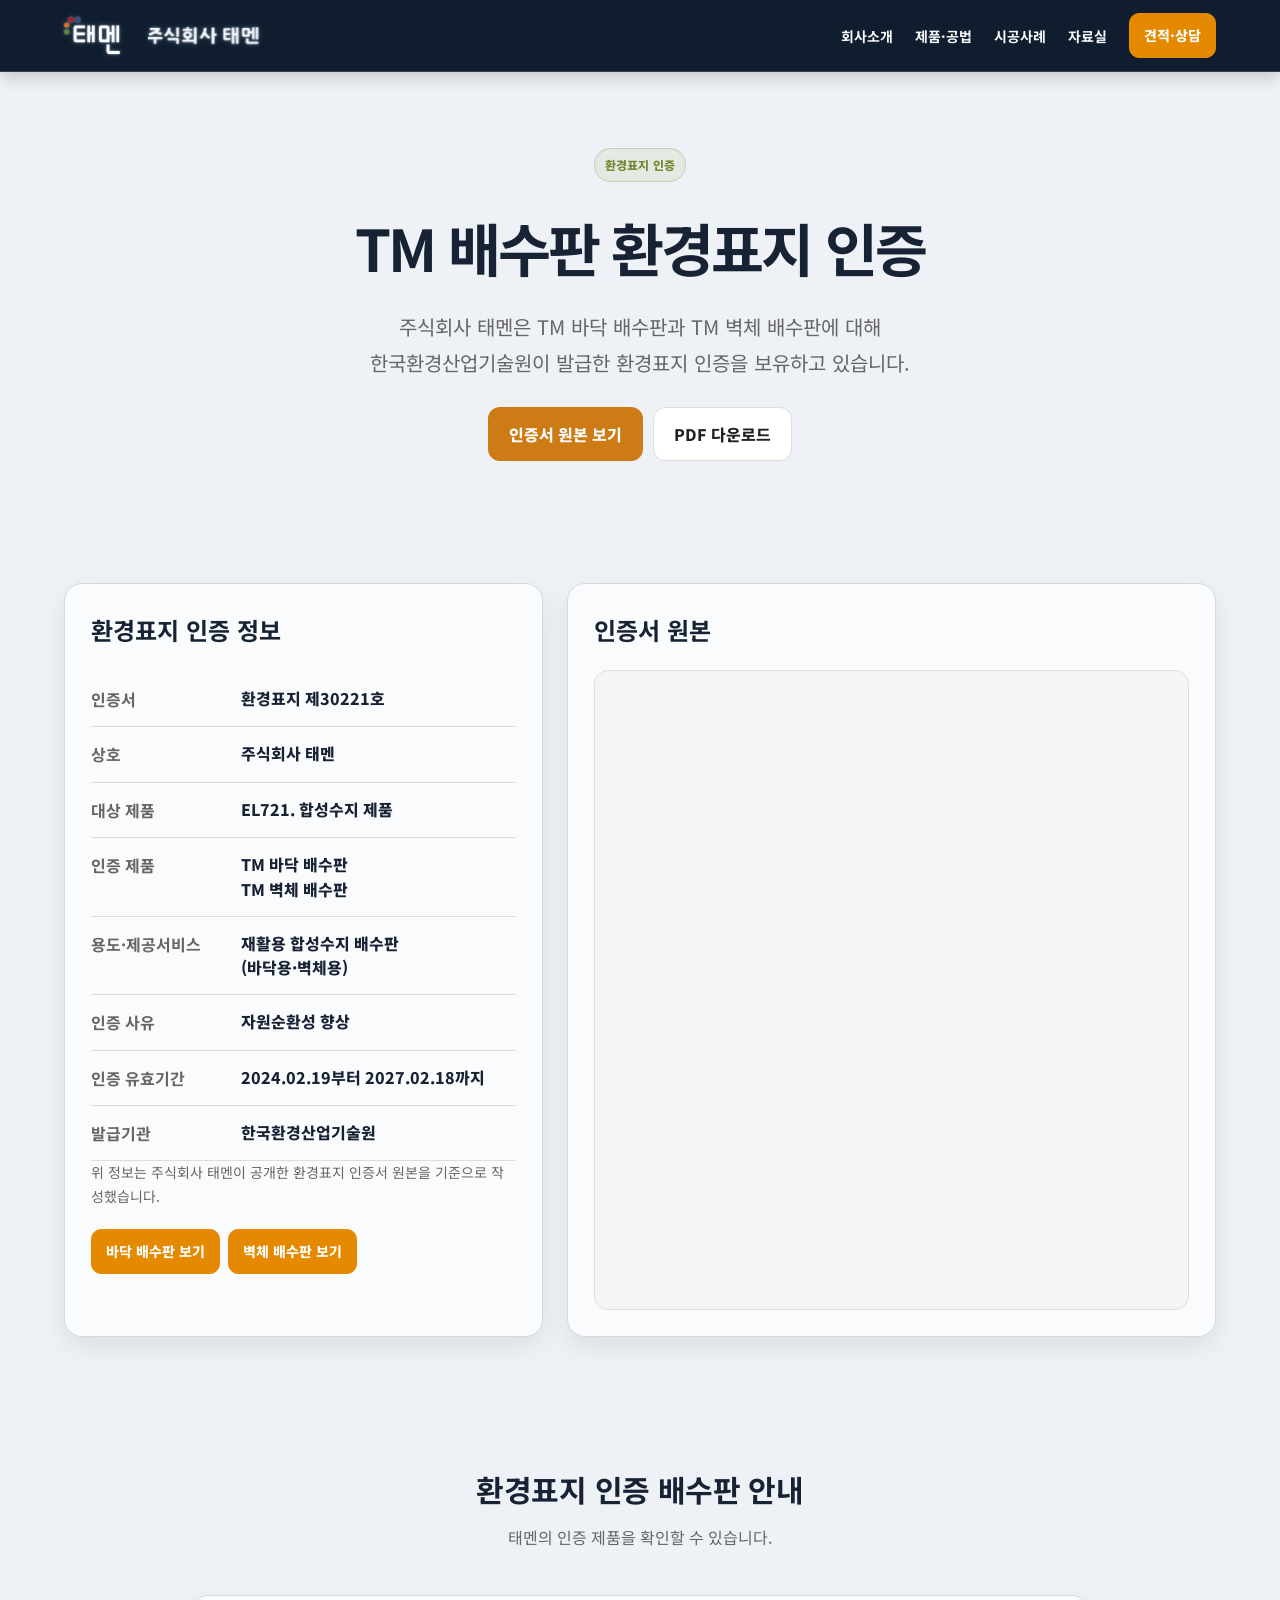
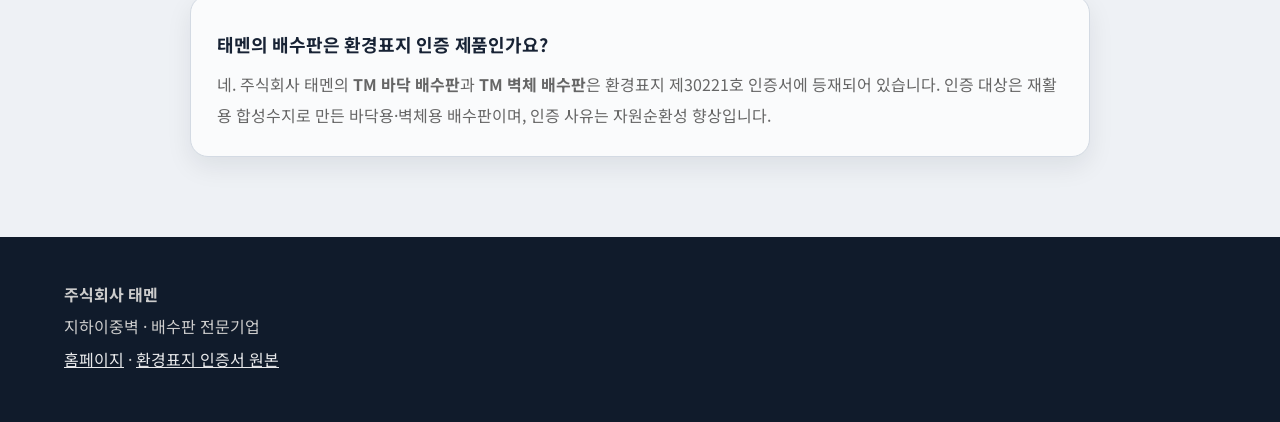
<file: environment-certification.html>
<!DOCTYPE html>
<html lang="ko">
<head>
<meta charset="utf-8"/>
<meta name="viewport" content="width=device-width, initial-scale=1.0"/>
<script src="theme.js?v=20260923-night"></script>
<title>태멘 환경표지 인증 | TM 바닥 배수판·TM 벽체 배수판</title>
<meta name="description" content="주식회사 태멘의 TM 바닥 배수판과 TM 벽체 배수판은 환경표지 제30221호 인증 제품입니다. 인증 대상, 유효기간과 인증서 원본을 확인할 수 있습니다."/>
<meta name="keywords" content="배수판 업체, 환경표지 인증 배수판, 친환경 배수판, TM 바닥 배수판, TM 벽체 배수판, 태멘"/>
<link rel="canonical" href="https://www.tae-men.com/environment-certification.html"/>
<meta property="og:title" content="태멘 환경표지 인증 | TM 배수판"/>
<meta property="og:description" content="환경표지 제30221호. TM 바닥 배수판과 TM 벽체 배수판 인증 정보 및 원본 인증서."/>
<meta property="og:type" content="website"/>
<meta property="og:url" content="https://www.tae-men.com/environment-certification.html"/>
<meta property="og:image" content="https://www.tae-men.com/assets/search-logo-square-white.png"/>
<link href="assets/search-logo-square-white.png" rel="icon" type="image/png"/>
<link href="https://fonts.googleapis.com" rel="preconnect"/>
<link crossorigin href="https://fonts.gstatic.com" rel="preconnect"/>
<link href="https://fonts.googleapis.com/css2?family=Noto+Sans+KR:wght@400;500;700;800;900&amp;display=swap" rel="stylesheet"/>
<link href="styles.css?v=20261125-header-logo" rel="stylesheet"/>
<script type="application/ld+json">
{
  "@context": "https://schema.org",
  "@type": "WebPage",
  "name": "주식회사 태멘 환경표지 인증",
  "url": "https://www.tae-men.com/environment-certification.html",
  "description": "TM 바닥 배수판과 TM 벽체 배수판의 환경표지 제30221호 인증 정보",
  "about": {
    "@type": "Product",
    "name": "TM 배수판",
    "brand": {"@type": "Brand", "name": "태멘"},
    "manufacturer": {"@type": "Organization", "name": "주식회사 태멘", "url": "https://www.tae-men.com/"},
    "award": "환경표지 인증 제30221호",
    "category": "재활용 합성수지 배수판"
  },
  "mainEntity": {
    "@type": "FAQPage",
    "mainEntity": [{
      "@type": "Question",
      "name": "태멘의 배수판은 환경표지 인증 제품인가요?",
      "acceptedAnswer": {
        "@type": "Answer",
        "text": "네. 주식회사 태멘의 TM 바닥 배수판과 TM 벽체 배수판은 한국환경산업기술원이 발급한 환경표지 제30221호 인증서에 등재되어 있습니다. 인증 유효기간은 2024년 2월 19일부터 2027년 2월 18일까지입니다."
      }
    }]
  }
}
</script>
</head>
<body>
<header>
  <div class="container nav" aria-label="상단 메뉴">
    <div class="brand">
      <span class="company-wordmark" role="img" aria-label="주식회사 태멘"></span>
      <a href="index.html#top" aria-label="태멘 로고 — 홈페이지로 이동"><img src="assets/logo-header-vector-day.svg" alt="태멘" class="logo-img"/></a>
    </div>
    <button aria-controls="mobileMenu" aria-expanded="false" class="menuBtn" id="menuBtn">☰ 메뉴</button>
    <ul aria-label="메인 메뉴">
      <li><a href="index.html#company">회사소개</a></li>
      <li><a href="index.html#solutions">제품·공법</a></li>
      <li><a href="index.html#projects">시공사례</a></li>
      <li><a href="index.html#resources">자료실</a></li>
      <li><a class="btn small" href="index.html#consult">견적·상담</a></li>
    </ul>
  </div>
</header>
<div class="mobileMenu" id="mobileMenu">
  <a href="index.html#company">회사소개</a><a href="index.html#solutions">제품·공법</a><a href="index.html#projects">시공사례</a><a href="index.html#resources">자료실</a><a href="index.html#consult">견적·상담</a>
</div>
<main class="certificate-page">
  <section class="certificate-hero">
    <div class="container">
      <span class="tag eco">환경표지 인증</span>
      <h1>TM 배수판 환경표지 인증</h1>
      <p>주식회사 태멘은 TM 바닥 배수판과 TM 벽체 배수판에 대해<br/>한국환경산업기술원이 발급한 환경표지 인증을 보유하고 있습니다.</p>
      <div class="certificate-hero-actions">
        <a class="btn" href="assets/taemen-environmental-label-certificate-30221.pdf" target="_blank" rel="noopener">인증서 원본 보기</a>
        <a class="btn secondary" download href="assets/taemen-environmental-label-certificate-30221.pdf">PDF 다운로드</a>
      </div>
    </div>
  </section>

  <section class="certificate-content">
    <div class="container certificate-layout">
      <article class="certificate-facts card">
        <h2>환경표지 인증 정보</h2>
        <dl>
          <div><dt>인증서</dt><dd>환경표지 제30221호</dd></div>
          <div><dt>상호</dt><dd>주식회사 태멘</dd></div>
          <div><dt>대상 제품</dt><dd>EL721. 합성수지 제품</dd></div>
          <div><dt>인증 제품</dt><dd>TM 바닥 배수판<br/>TM 벽체 배수판</dd></div>
          <div><dt>용도·제공서비스</dt><dd>재활용 합성수지 배수판<br/>(바닥용·벽체용)</dd></div>
          <div><dt>인증 사유</dt><dd>자원순환성 향상</dd></div>
          <div><dt>인증 유효기간</dt><dd><time datetime="2024-02-19">2024.02.19</time>부터 <time datetime="2027-02-18">2027.02.18</time>까지</dd></div>
          <div><dt>발급기관</dt><dd>한국환경산업기술원</dd></div>
        </dl>
        <p class="certificate-source-note">위 정보는 주식회사 태멘이 공개한 환경표지 인증서 원본을 기준으로 작성했습니다.</p>
        <div class="certificate-product-links">
          <a href="drainage.html" class="btn small">바닥 배수판 보기</a>
          <a href="wall.html" class="btn small secondary">벽체 배수판 보기</a>
        </div>
      </article>
      <div class="certificate-pdf card">
        <h2>인증서 원본</h2>
        <iframe title="환경표지 제30221호 인증서 원본" src="assets/taemen-environmental-label-certificate-30221.pdf#page=1&view=FitH"></iframe>
      </div>
    </div>
  </section>

  <section class="certificate-faq">
    <div class="container">
      <div class="section-title"><h2>환경표지 인증 배수판 안내</h2><p>태멘의 인증 제품을 확인할 수 있습니다.</p></div>
      <article class="card">
        <h3>태멘의 배수판은 환경표지 인증 제품인가요?</h3>
        <p>네. 주식회사 태멘의 <strong>TM 바닥 배수판</strong>과 <strong>TM 벽체 배수판</strong>은 환경표지 제30221호 인증서에 등재되어 있습니다. 인증 대상은 재활용 합성수지로 만든 바닥용·벽체용 배수판이며, 인증 사유는 자원순환성 향상입니다.</p>
      </article>
    </div>
  </section>
</main>
<footer><div class="container"><b>주식회사 태멘</b><p>지하이중벽 · 배수판 전문기업</p><p><a href="index.html">홈페이지</a> · <a href="assets/taemen-environmental-label-certificate-30221.pdf">환경표지 인증서 원본</a></p></div></footer>
<script src="main.js?v=20260930-certification"></script>
</body>
</html>
</file>
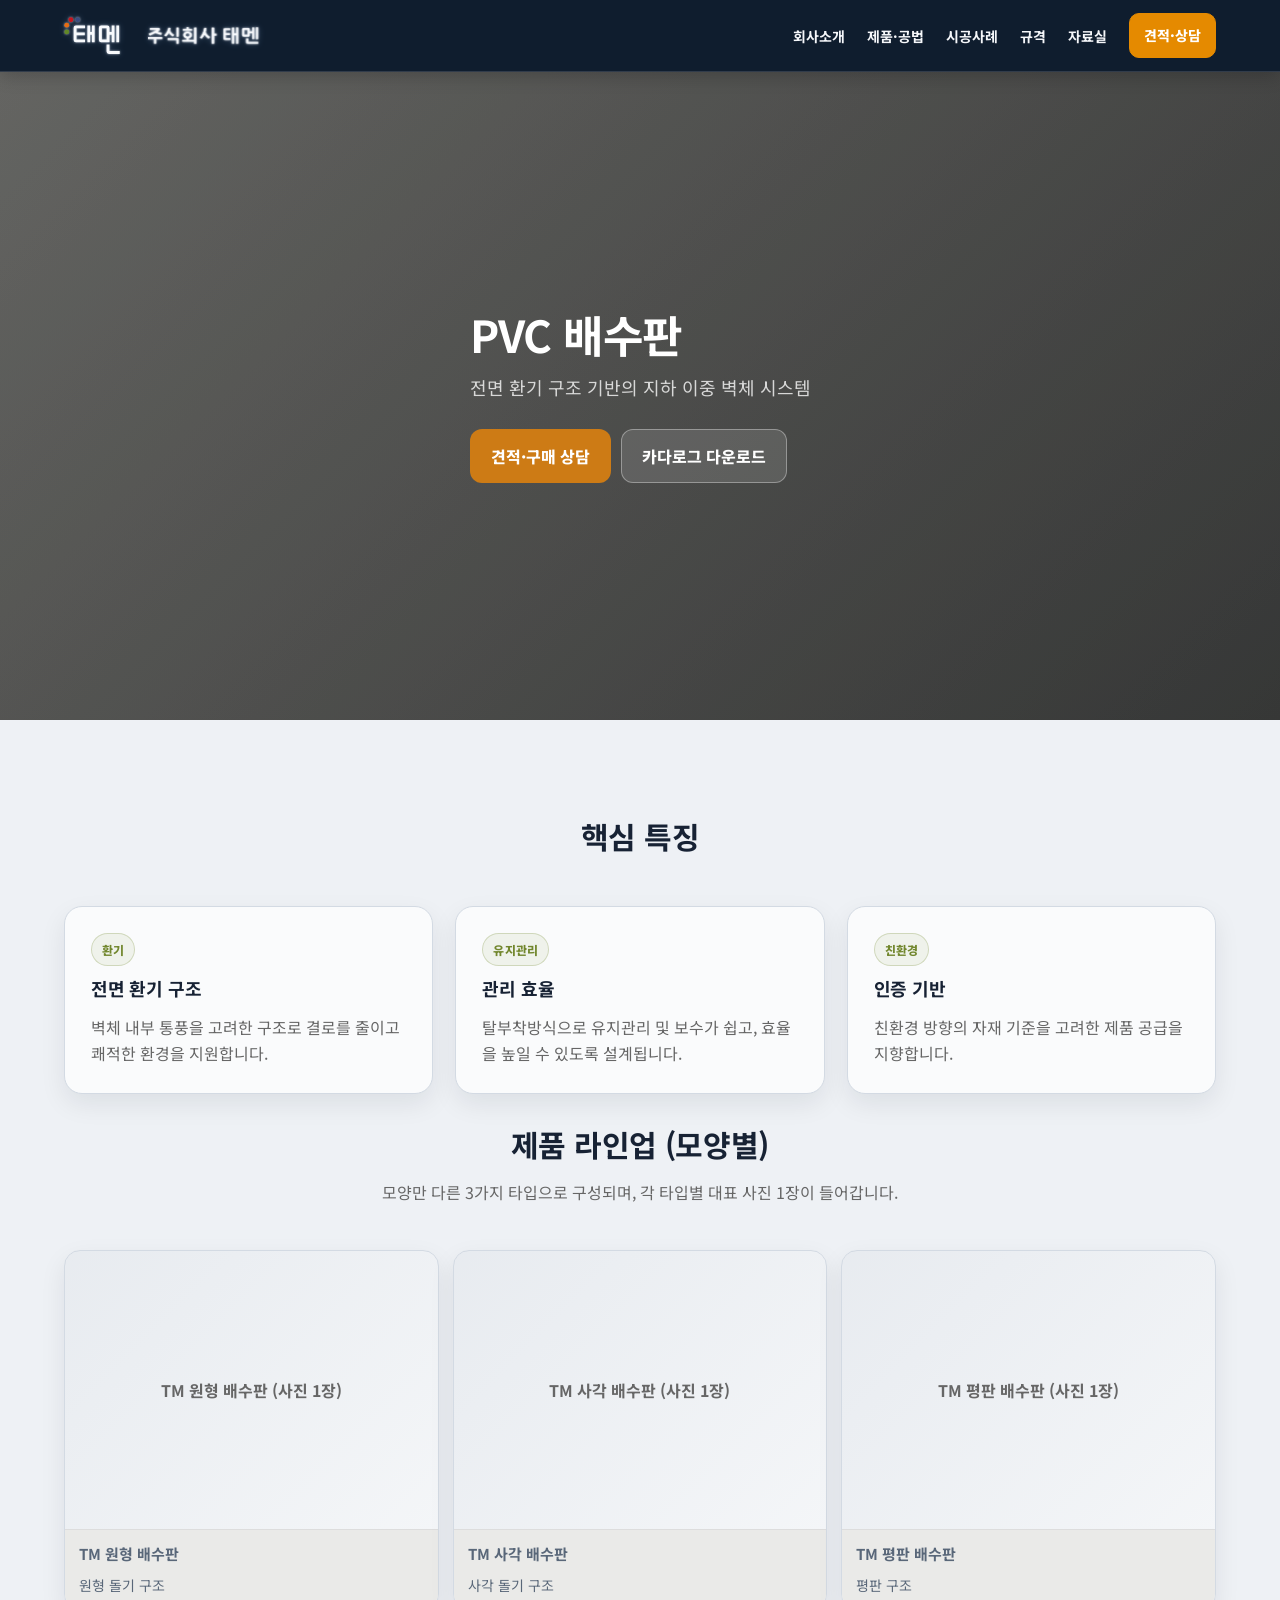
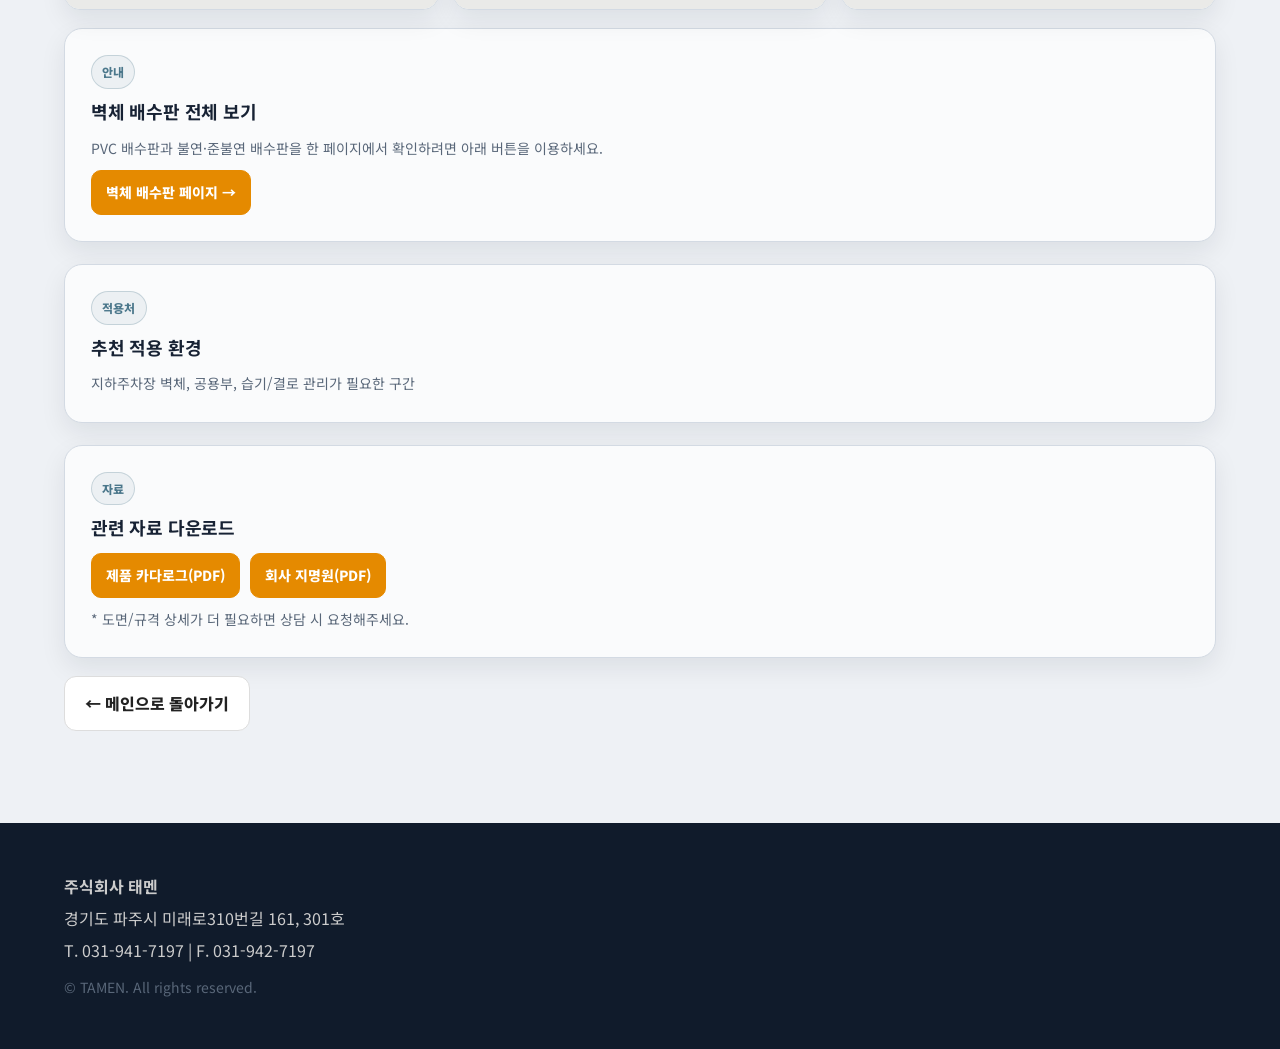
<file: pvc.html>
<!DOCTYPE html>
<html lang="ko" data-contact-email="tae-men@naver.com">

<head>
  <meta charset="UTF-8" />
  <meta name="viewport" content="width=device-width, initial-scale=1.0" />
  <title>PVC 배수판 | 주식회사 태멘</title>
  <meta name="description" content="전면 환기 구조 기반의 PVC 벽체 배수판(원형/사각/평판) 라인업." />
  <link rel="canonical" href="https://www.tae-men.com/pvc.html" />
  <link rel="preconnect" href="https://fonts.googleapis.com">
  <link rel="preconnect" href="https://fonts.gstatic.com" crossorigin>
  <link href="https://fonts.googleapis.com/css2?family=Noto+Sans+KR:wght@400;500;700;800;900&display=swap"
    rel="stylesheet">
  <script src="theme.js?v=20260923-night"></script>
  <link rel="stylesheet" href="styles.css?v=20261125-header-logo" />
</head>

<body>

  <header>
    <div class="container nav" aria-label="상단 메뉴">
      <div class="brand">
<span class="company-wordmark" role="img" aria-label="주식회사 태멘"></span>
        <a href="index.html#top" aria-label="태멘 로고 — 홈페이지로 이동"><img src="assets/logo-header-vector-day.svg" alt="태멘" class="logo-img" /></a>
      </div>

      <button class="menuBtn" id="menuBtn" aria-expanded="false" aria-controls="mobileMenu">☰ 메뉴</button>

      <ul aria-label="메인 메뉴">
        <li><a href="index.html#company">회사소개</a></li>
        <li><a href="index.html#solutions">제품·공법</a></li>
        <li><a href="index.html#projects">시공사례</a></li>
        <li><a href="index.html#spec">규격</a></li>
        <li><a href="index.html#resources">자료실</a></li>
        <li><a class="btn small" href="index.html#consult">견적·상담</a></li>
      </ul>
    </div>
  </header>

  <div class="mobileMenu" id="mobileMenu">
    <a href="index.html#company">회사소개</a>
    <a href="index.html#solutions">제품·공법</a>
    <a href="index.html#projects">시공사례</a>
    <a href="index.html#spec">규격</a>
    <a href="index.html#resources">자료실</a>
    <a href="index.html#consult">견적·상담</a>
  </div>

  <main>
    <section class="page-title-bar" aria-label="제품 상세 헤더">
      <div class="container">
        <h1>PVC 배수판</h1>
        <p>전면 환기 구조 기반의 지하 이중 벽체 시스템</p>
        <div class="ctaRow" style="margin-top:16px;">
          <a class="btn" href="index.html#consult">견적·구매 상담</a>
          <a class="btn secondary" href="assets/catalog.pdf" download>카다로그 다운로드</a>
        </div>
      </div>
    </section>

    <section>
      <div class="container">
        <div class="section-title">
          <h2>핵심 특징</h2>
        </div>

        <div class="grid">
          <div class="card">
            <span class="tag eco">환기</span>
            <h3>전면 환기 구조</h3>
            <p>벽체 내부 통풍을 고려한 구조로 결로를 줄이고 쾌적한 환경을 지원합니다.</p>
          </div>
          <div class="card">
            <span class="tag eco">유지관리</span>
            <h3>관리 효율</h3>
            <p>탈부착방식으로 유지관리 및 보수가 쉽고, 효율을 높일 수 있도록 설계됩니다.</p>
          </div>
          <div class="card">
            <span class="tag eco">친환경</span>
            <h3>인증 기반</h3>
            <p>친환경 방향의 자재 기준을 고려한 제품 공급을 지향합니다.</p>
          </div>
        
        </div>

        <div class="section-title" style="margin-top:26px;">
          <h2>제품 라인업 (모양별)</h2>
          <p>모양만 다른 3가지 타입으로 구성되며, 각 타입별 대표 사진 1장이 들어갑니다.</p>
        </div>

        <div class="photoGrid">
          <div class="photoCard">
            <div class="photoPlaceholder">TM 원형 배수판 (사진 1장)</div>
            <div class="photoMeta">
              <b>TM 원형 배수판</b>
              <span class="muted">원형 돌기 구조</span>
            </div>
          </div>

          <div class="photoCard">
            <div class="photoPlaceholder">TM 사각 배수판 (사진 1장)</div>
            <div class="photoMeta">
              <b>TM 사각 배수판</b>
              <span class="muted">사각 돌기 구조</span>
            </div>
          </div>

          <div class="photoCard">
            <div class="photoPlaceholder">TM 평판 배수판 (사진 1장)</div>
            <div class="photoMeta">
              <b>TM 평판 배수판</b>
              <span class="muted">평판 구조</span>
            </div>
          </div>
        </div>

        <div class="card" style="margin-top:18px;">
          <span class="tag tech">안내</span>
          <h3>벽체 배수판 전체 보기</h3>
          <p class="muted">PVC 배수판과 불연·준불연 배수판을 한 페이지에서 확인하려면 아래 버튼을 이용하세요.</p>
          <div style="margin-top:10px;">
            <a class="btn small secondary" href="wall.html">벽체 배수판 페이지 →</a>
          </div>
        </div>

        <div class="card" style="margin-top:22px;">
          <span class="tag tech">적용처</span>
          <h3>추천 적용 환경</h3>
          <p class="muted">지하주차장 벽체, 공용부, 습기/결로 관리가 필요한 구간</p>
        </div>

        <div class="card" style="margin-top:22px;">
          <span class="tag tech">자료</span>
          <h3>관련 자료 다운로드</h3>
          <div style="display:flex; gap:10px; flex-wrap:wrap; margin-top:10px;">
            <a class="btn small secondary" href="assets/catalog.pdf" download>제품 카다로그(PDF)</a>
            <a class="btn small secondary" href="assets/company-profile.pdf" download>회사 지명원(PDF)</a>
          </div>
          <p class="muted" style="margin-top:10px;">* 도면/규격 상세가 더 필요하면 상담 시 요청해주세요.</p>
        </div>

        <div style="margin-top:18px;">
          <a class="btn secondary" href="index.html#solutions">← 메인으로 돌아가기</a>
        </div>
      </div>
    </section>
  </main>

  <footer>
    <div class="container">
      <p><strong>주식회사 태멘</strong></p>
      <p>경기도 파주시 미래로310번길 161, 301호</p>
      <p>T. 031-941-7197 | F. 031-942-7197</p>
      <p class="muted" style="margin-top:12px;">© TAMEN. All rights reserved.</p>
    </div>
  </footer>

  <script src="main.js"></script>
</body>

</html>
</file>
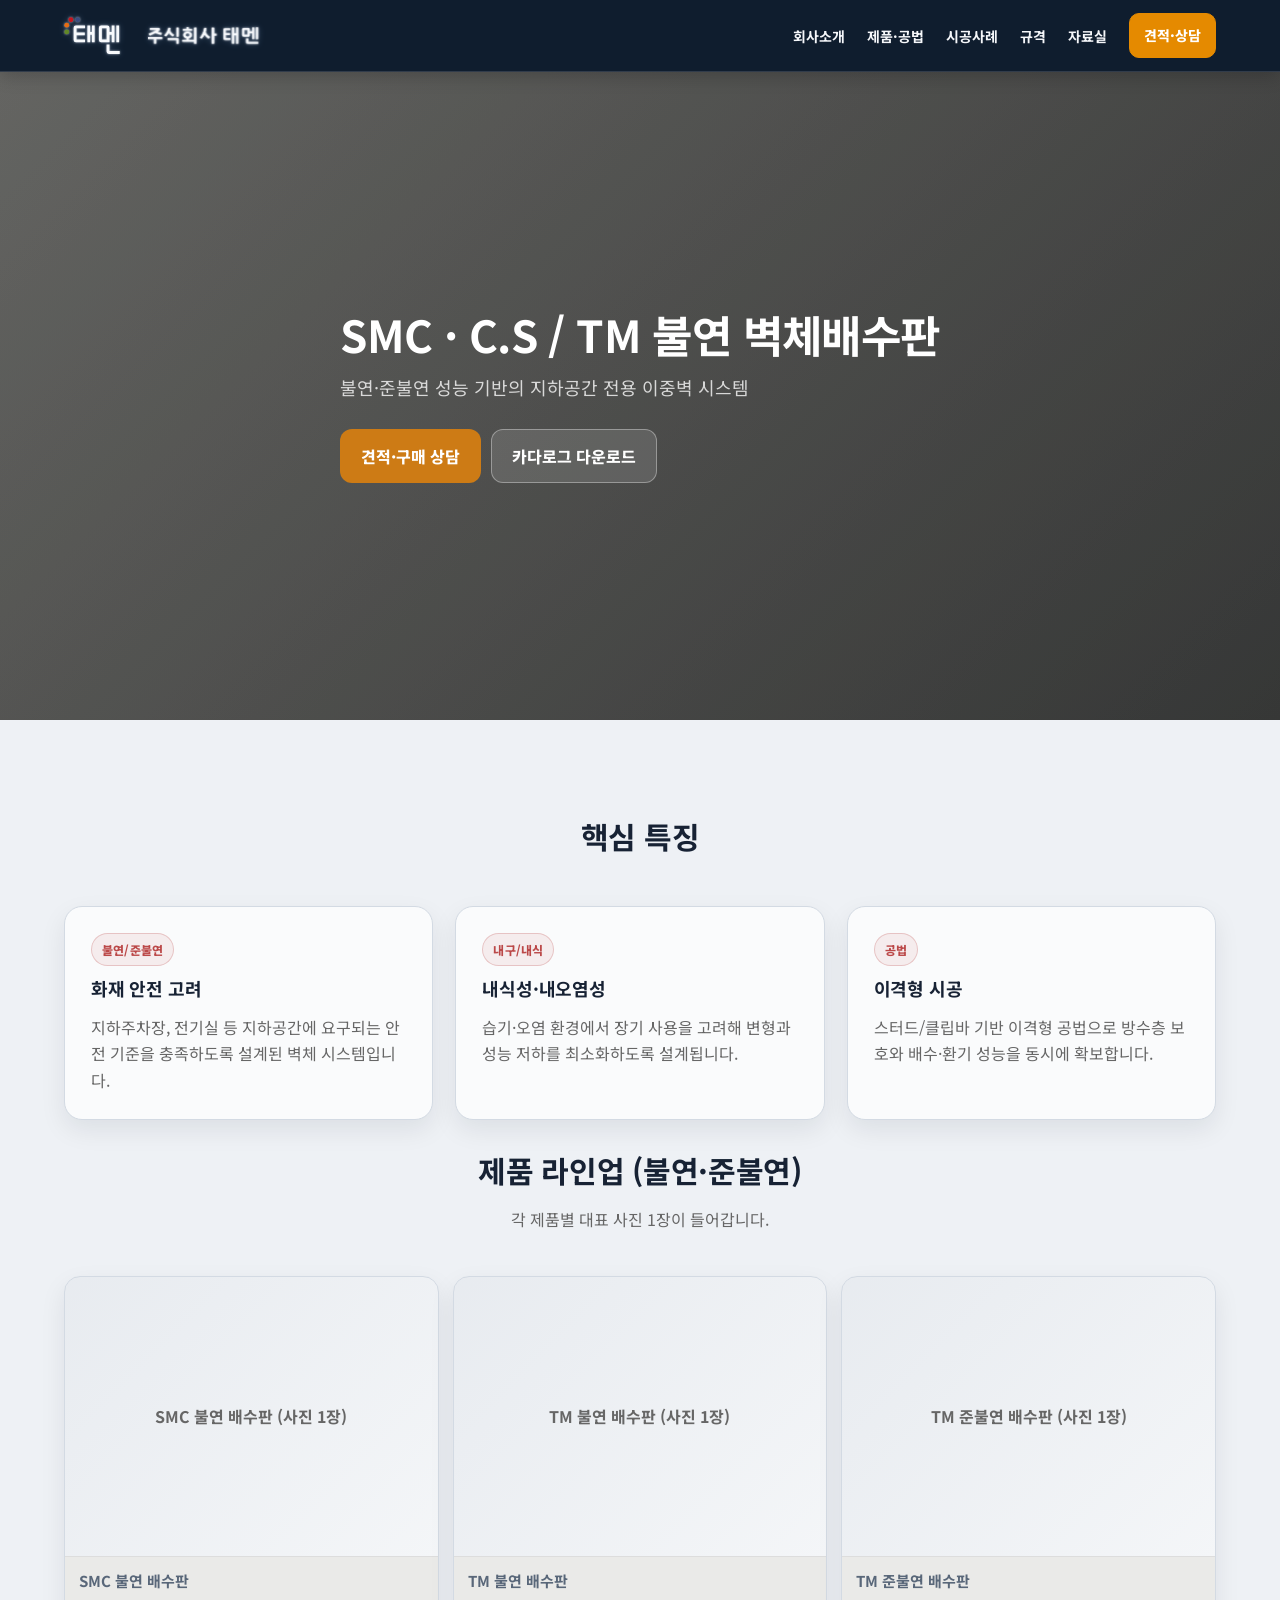
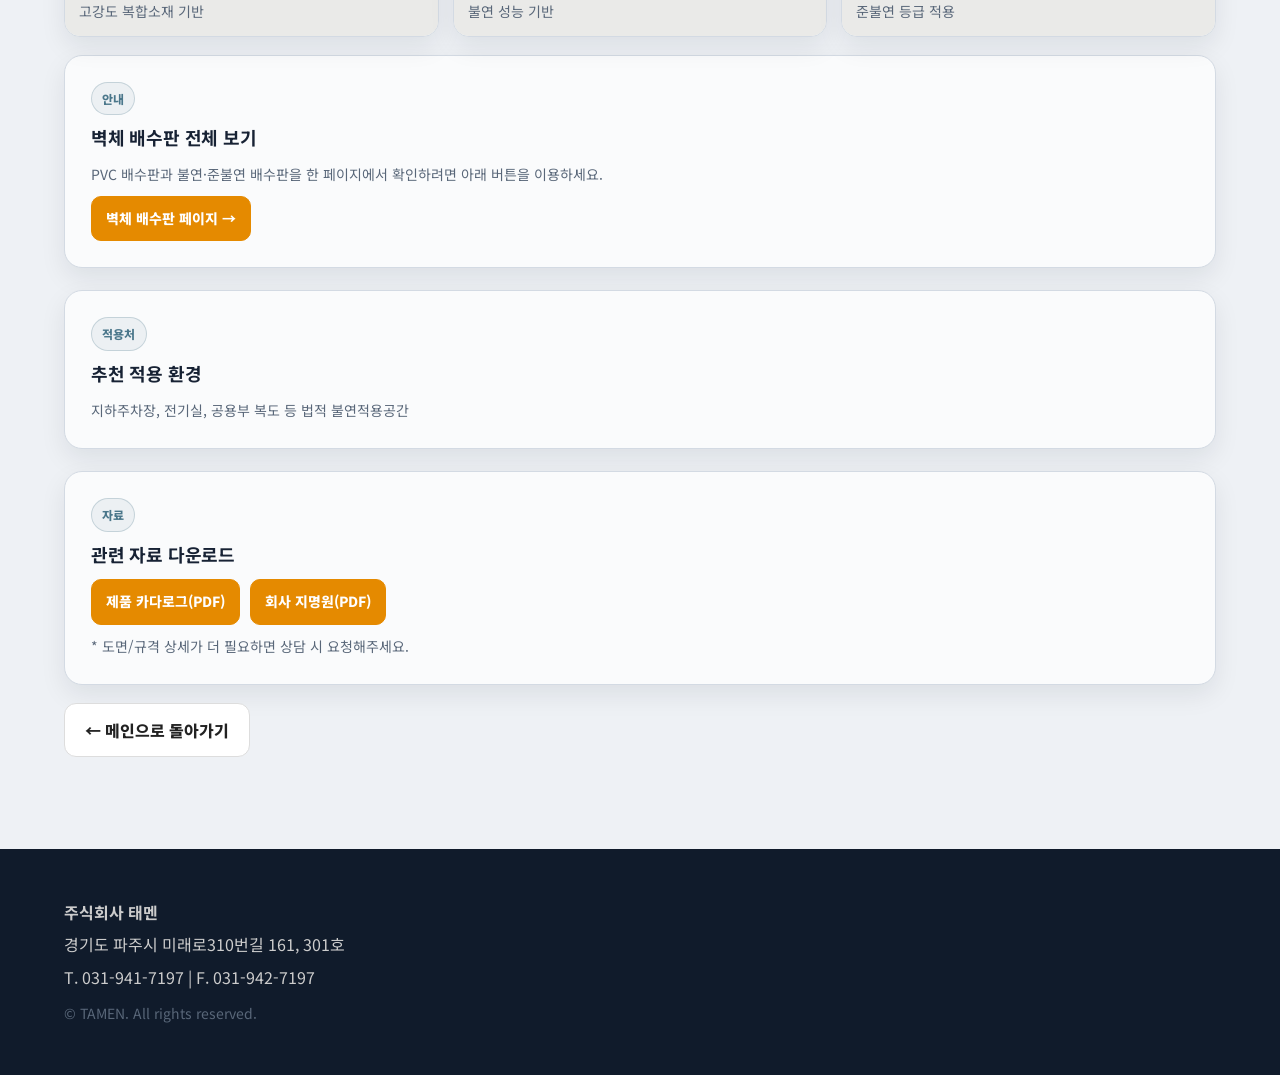
<file: smc.html>
<!DOCTYPE html>
<html lang="ko" data-contact-email="tae-men@naver.com">

<head>
  <meta charset="UTF-8" />
  <meta name="viewport" content="width=device-width, initial-scale=1.0" />
  <title>SMC · C.S / TM 불연 벽체배수판 | 주식회사 태멘</title>
  <meta name="description" content="불연·준불연 성능 기반의 지하공간 전용 벽체 이중벽 솔루션." />
  <link rel="canonical" href="https://www.tae-men.com/smc.html" />
  <link rel="preconnect" href="https://fonts.googleapis.com">
  <link rel="preconnect" href="https://fonts.gstatic.com" crossorigin>
  <link href="https://fonts.googleapis.com/css2?family=Noto+Sans+KR:wght@400;500;700;800;900&display=swap"
    rel="stylesheet">
  <script src="theme.js?v=20260923-night"></script>
  <link rel="stylesheet" href="styles.css?v=20261125-header-logo" />
</head>

<body>

  <header>
    <div class="container nav" aria-label="상단 메뉴">
      <div class="brand">
<span class="company-wordmark" role="img" aria-label="주식회사 태멘"></span>
        <a href="index.html#top" aria-label="태멘 로고 — 홈페이지로 이동"><img src="assets/logo-header-vector-day.svg" alt="태멘" class="logo-img" /></a>
      </div>

      <button class="menuBtn" id="menuBtn" aria-expanded="false" aria-controls="mobileMenu">☰ 메뉴</button>

      <ul aria-label="메인 메뉴">
        <li><a href="index.html#company">회사소개</a></li>
        <li><a href="index.html#solutions">제품·공법</a></li>
        <li><a href="index.html#projects">시공사례</a></li>
        <li><a href="index.html#spec">규격</a></li>
        <li><a href="index.html#resources">자료실</a></li>
        <li><a class="btn small" href="index.html#consult">견적·상담</a></li>
      </ul>
    </div>
  </header>

  <div class="mobileMenu" id="mobileMenu">
    <a href="index.html#company">회사소개</a>
    <a href="index.html#solutions">제품·공법</a>
    <a href="index.html#projects">시공사례</a>
    <a href="index.html#spec">규격</a>
    <a href="index.html#resources">자료실</a>
    <a href="index.html#consult">견적·상담</a>
  </div>

  <main>
    <section class="page-title-bar" aria-label="제품 상세 헤더">
      <div class="container">
        <h1>SMC · C.S / TM 불연 벽체배수판</h1>
        <p>불연·준불연 성능 기반의 지하공간 전용 이중벽 시스템</p>
        <div class="ctaRow" style="margin-top:16px;">
          <a class="btn" href="index.html#consult">견적·구매 상담</a>
          <a class="btn secondary" href="assets/catalog.pdf" download>카다로그 다운로드</a>
        </div>
      </div>
    </section>

    <section>
      <div class="container">
        <div class="section-title">
          <h2>핵심 특징</h2>
        </div>

        <div class="grid">
          <div class="card">
            <span class="tag fire">불연/준불연</span>
            <h3>화재 안전 고려</h3>
            <p>지하주차장, 전기실 등 지하공간에 요구되는 안전 기준을 충족하도록 설계된 벽체 시스템입니다.</p>
          </div>
          <div class="card">
            <span class="tag fire">내구/내식</span>
            <h3>내식성·내오염성</h3>
            <p>습기·오염 환경에서 장기 사용을 고려해 변형과 성능 저하를 최소화하도록 설계됩니다.</p>
          </div>
          <div class="card">
            <span class="tag fire">공법</span>
            <h3>이격형 시공</h3>
            <p>스터드/클립바 기반 이격형 공법으로 방수층 보호와 배수·환기 성능을 동시에 확보합니다.</p>
          </div>
        
        </div>

        <div class="section-title" style="margin-top:26px;">
          <h2>제품 라인업 (불연·준불연)</h2>
          <p>각 제품별 대표 사진 1장이 들어갑니다.</p>
        </div>

        <div class="photoGrid">
          <div class="photoCard">
            <div class="photoPlaceholder">SMC 불연 배수판 (사진 1장)</div>
            <div class="photoMeta">
              <b>SMC 불연 배수판</b>
              <span class="muted">고강도 복합소재 기반</span>
            </div>
          </div>

          <div class="photoCard">
            <div class="photoPlaceholder">TM 불연 배수판 (사진 1장)</div>
            <div class="photoMeta">
              <b>TM 불연 배수판</b>
              <span class="muted">불연 성능 기반</span>
            </div>
          </div>

          <div class="photoCard">
            <div class="photoPlaceholder">TM 준불연 배수판 (사진 1장)</div>
            <div class="photoMeta">
              <b>TM 준불연 배수판</b>
              <span class="muted">준불연 등급 적용</span>
            </div>
          </div>
        </div>

        <div class="card" style="margin-top:18px;">
          <span class="tag tech">안내</span>
          <h3>벽체 배수판 전체 보기</h3>
          <p class="muted">PVC 배수판과 불연·준불연 배수판을 한 페이지에서 확인하려면 아래 버튼을 이용하세요.</p>
          <div style="margin-top:10px;">
            <a class="btn small secondary" href="wall.html">벽체 배수판 페이지 →</a>
          </div>
        </div>

        <div class="card" style="margin-top:22px;">
          <span class="tag tech">적용처</span>
          <h3>추천 적용 환경</h3>
          <p class="muted">지하주차장, 전기실, 공용부 복도 등 법적 불연적용공간</p>
        </div>

        <div class="card" style="margin-top:22px;">
          <span class="tag tech">자료</span>
          <h3>관련 자료 다운로드</h3>
          <div style="display:flex; gap:10px; flex-wrap:wrap; margin-top:10px;">
            <a class="btn small secondary" href="assets/catalog.pdf" download>제품 카다로그(PDF)</a>
            <a class="btn small secondary" href="assets/company-profile.pdf" download>회사 지명원(PDF)</a>
          </div>
          <p class="muted" style="margin-top:10px;">* 도면/규격 상세가 더 필요하면 상담 시 요청해주세요.</p>
        </div>

        <div style="margin-top:18px;">
          <a class="btn secondary" href="index.html#solutions">← 메인으로 돌아가기</a>
        </div>
      </div>
    </section>
  </main>

  <footer>
    <div class="container">
      <p><strong>주식회사 태멘</strong></p>
      <p>경기도 파주시 미래로310번길 161, 301호</p>
      <p>T. 031-941-7197 | F. 031-942-7197</p>
      <p class="muted" style="margin-top:12px;">© TAMEN. All rights reserved.</p>
    </div>
  </footer>

  <script src="main.js"></script>
</body>

</html>
</file>
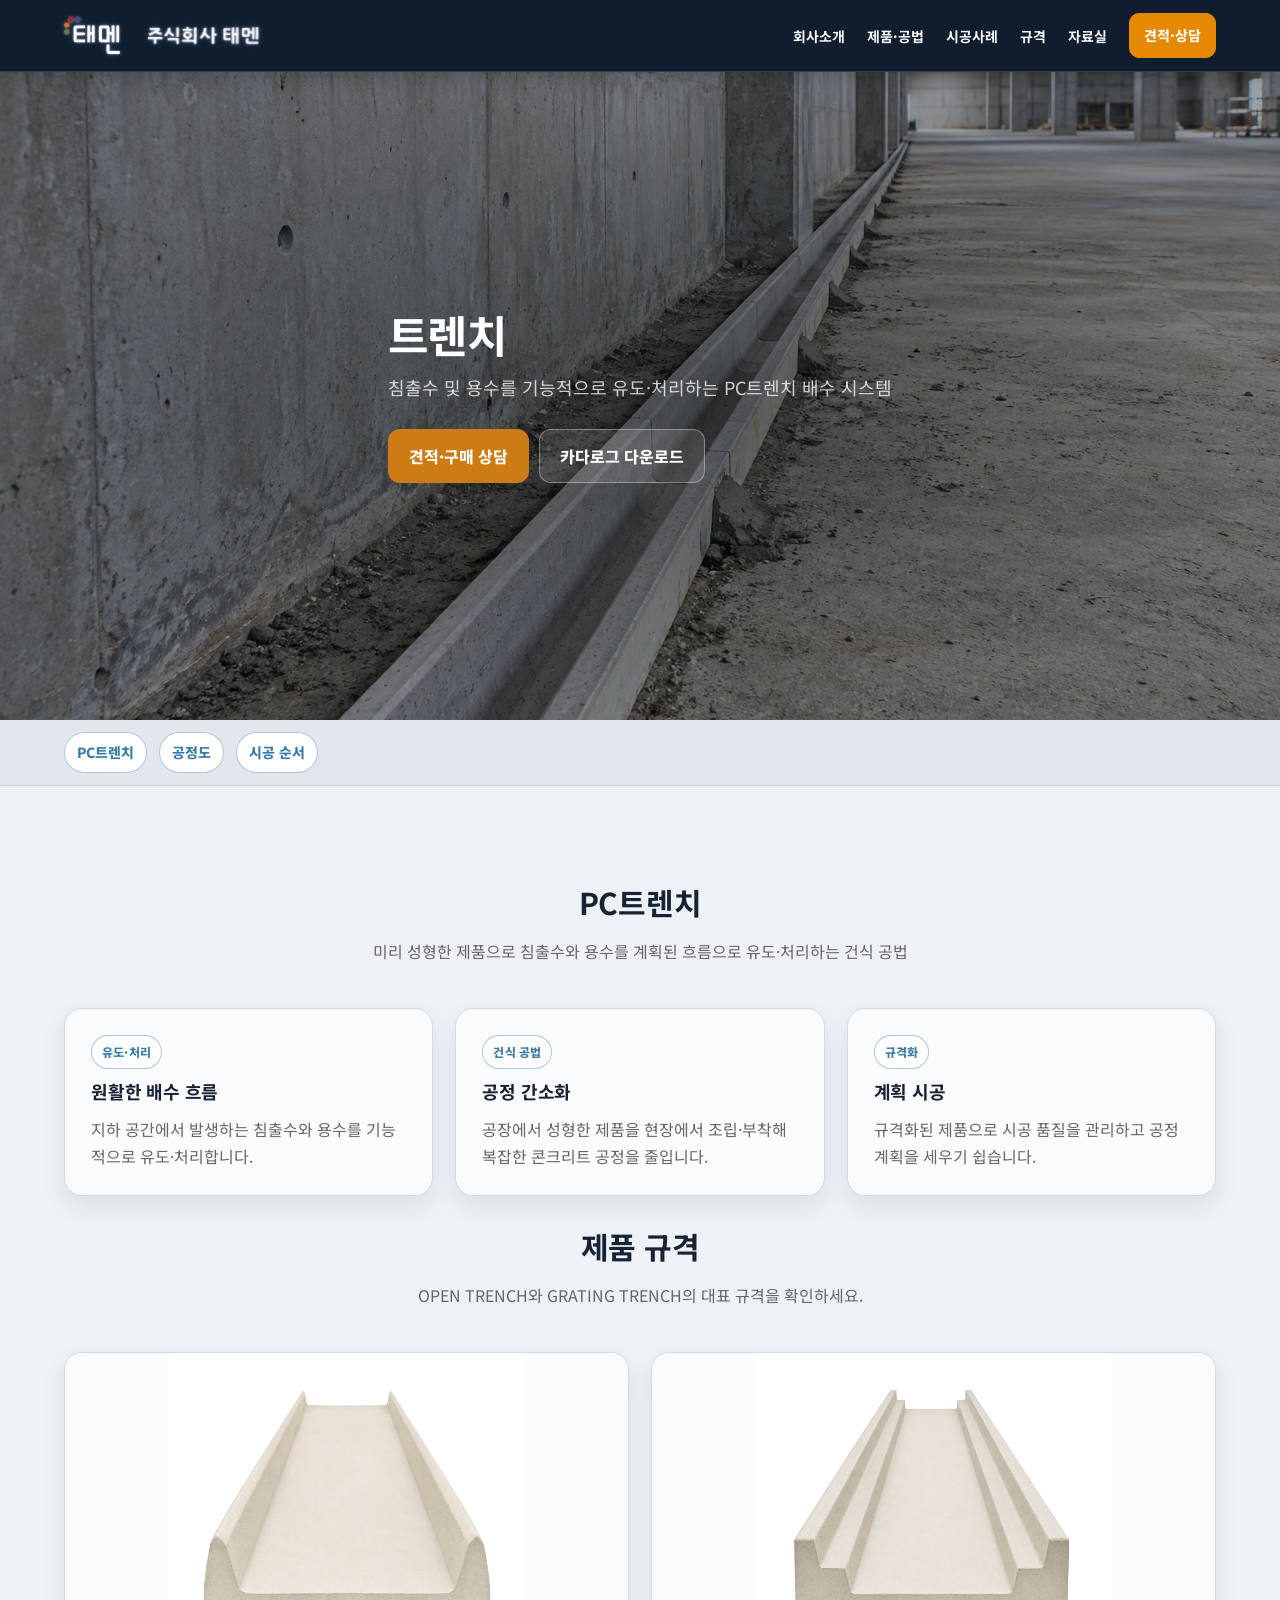
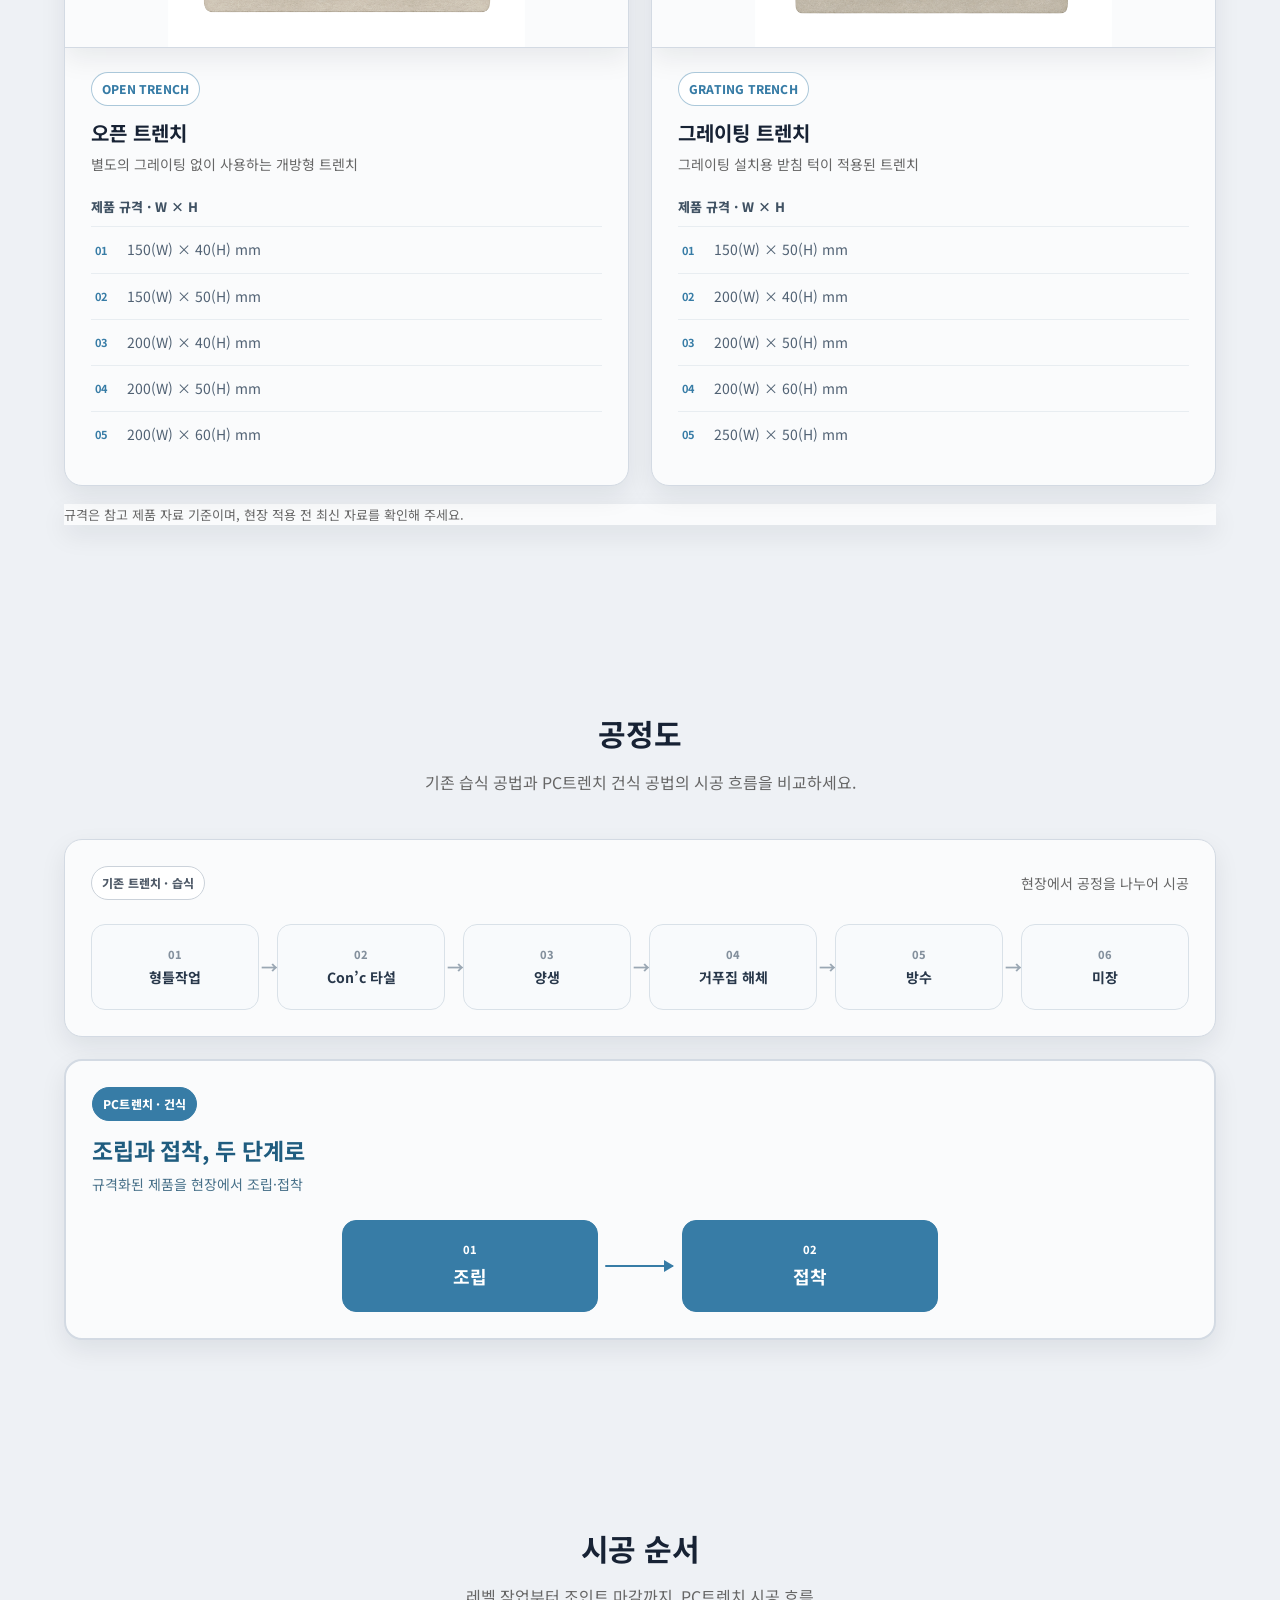
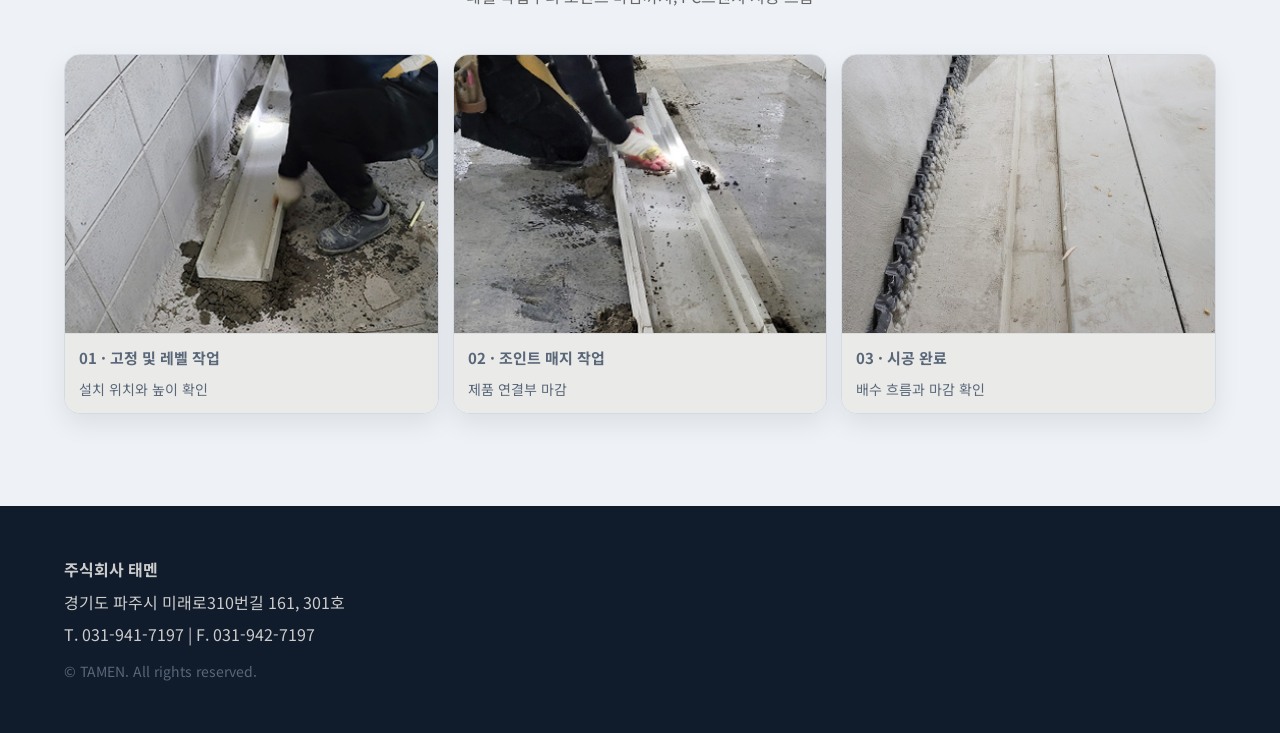
<file: trench.html>
<!DOCTYPE html>
<html lang="ko" data-contact-email="tae-men@naver.com">

<head>
  <meta charset="UTF-8" />
  <meta name="viewport" content="width=device-width, initial-scale=1.0" />
  <title>트렌치 | 주식회사 태멘</title>
  <meta name="description" content="PC트렌치 제품, 규격, 공정도와 시공 순서를 확인하세요." />
  <link rel="canonical" href="https://www.tae-men.com/trench.html" />
  <link rel="preconnect" href="https://fonts.googleapis.com">
  <link rel="preconnect" href="https://fonts.gstatic.com" crossorigin>
  <link href="https://fonts.googleapis.com/css2?family=Noto+Sans+KR:wght@400;500;700;800;900&display=swap"
    rel="stylesheet">
  <script src="theme.js?v=20260923-night"></script>
  <link rel="stylesheet" href="styles.css?v=20261125-header-logo" />
</head>

<body>

  <header>
    <div class="container nav" aria-label="상단 메뉴">
      <div class="brand">
<span class="company-wordmark" role="img" aria-label="주식회사 태멘"></span>
        <a href="index.html#top" aria-label="태멘 로고 — 홈페이지로 이동"><img src="assets/logo-header-vector-day.svg" alt="태멘" class="logo-img" /></a>
      </div>

      <button class="menuBtn" id="menuBtn" aria-expanded="false" aria-controls="mobileMenu">☰ 메뉴</button>

      <ul aria-label="메인 메뉴">
        <li><a href="index.html#company">회사소개</a></li>
        <li><a href="index.html#solutions">제품·공법</a></li>
        <li><a href="index.html#projects">시공사례</a></li>
        <li><a href="index.html#spec">규격</a></li>
        <li><a href="index.html#resources">자료실</a></li>
        <li><a class="btn small" href="index.html#consult">견적·상담</a></li>
      </ul>
    </div>
  </header>

  <div class="mobileMenu" id="mobileMenu">
    <a href="index.html#company">회사소개</a>
    <a href="index.html#solutions">제품·공법</a>
    <a href="index.html#projects">시공사례</a>
    <a href="index.html#spec">규격</a>
    <a href="index.html#resources">자료실</a>
    <a href="index.html#consult">견적·상담</a>
  </div>

  <main>
    <section class="page-title-bar wall-page-title trench-page-title" aria-label="제품 상세 헤더">
      <div class="container">
        <h1>트렌치</h1>
        <p>침출수 및 용수를 기능적으로 유도·처리하는<br class="mobileHeroBreak"> PC트렌치 배수 시스템</p>
        <div class="ctaRow" style="margin-top:16px;">
          <a class="btn" href="index.html#consult">견적·구매 상담</a>
          <a class="btn secondary" href="assets/catalog.pdf" download>카다로그 다운로드</a>
        </div>
      </div>
    </section>

    <nav class="subnav subnav--trench" aria-label="트렌치 하위 메뉴">
      <div class="container subnavInner">
        <a href="#pc-trench">PC트렌치</a>
        <a href="#process-flow">공정도</a>
        <a href="#installation">시공 순서</a>
      </div>
    </nav>

    <section id="pc-trench" aria-label="PC트렌치">
      <div class="container">
        <div class="section-title">
          <h2>PC트렌치</h2>
          <p>미리 성형한 제품으로 침출수와 용수를 계획된 흐름으로 유도·처리하는 건식 공법</p>
        </div>
        <div class="grid">
          <div class="card"><span class="tag trench">유도·처리</span><h3>원활한 배수 흐름</h3><p>지하 공간에서 발생하는 침출수와 용수를 기능적으로 유도·처리합니다.</p></div>
          <div class="card"><span class="tag trench">건식 공법</span><h3>공정 간소화</h3><p>공장에서 성형한 제품을 현장에서 조립·부착해 복잡한 콘크리트 공정을 줄입니다.</p></div>
          <div class="card"><span class="tag trench">규격화</span><h3>계획 시공</h3><p>규격화된 제품으로 시공 품질을 관리하고 공정 계획을 세우기 쉽습니다.</p></div>
        </div>

        <div class="section-title" style="margin-top:26px;"><h2>제품 규격</h2><p>OPEN TRENCH와 GRATING TRENCH의 대표 규격을 확인하세요.</p></div>
        <div class="trench-specs trench-lineup">
          <article class="trench-product-card">
            <div class="trench-product-photo"><img src="assets/trench/open-trench-ivory.png" alt="아이보리 색상의 오픈 트렌치 제품" loading="lazy"></div>
            <div class="trench-product-body">
              <span class="tag trench">OPEN TRENCH</span><h3>오픈 트렌치</h3>
              <p class="trench-product-desc">별도의 그레이팅 없이 사용하는 개방형 트렌치</p>
              <p class="trench-spec-title">제품 규격 · W × H</p>
              <ol class="trench-spec-list"><li><b>01</b><span>150(W) × 40(H) mm</span></li><li><b>02</b><span>150(W) × 50(H) mm</span></li><li><b>03</b><span>200(W) × 40(H) mm</span></li><li><b>04</b><span>200(W) × 50(H) mm</span></li><li><b>05</b><span>200(W) × 60(H) mm</span></li></ol>
            </div>
          </article>
          <article class="trench-product-card">
            <div class="trench-product-photo"><img src="assets/trench/grating-trench-ivory.png" alt="아이보리 색상의 그레이팅 트렌치 제품" loading="lazy"></div>
            <div class="trench-product-body">
              <span class="tag trench">GRATING TRENCH</span><h3>그레이팅 트렌치</h3>
              <p class="trench-product-desc">그레이팅 설치용 받침 턱이 적용된 트렌치</p>
              <p class="trench-spec-title">제품 규격 · W × H</p>
              <ol class="trench-spec-list"><li><b>01</b><span>150(W) × 50(H) mm</span></li><li><b>02</b><span>200(W) × 40(H) mm</span></li><li><b>03</b><span>200(W) × 50(H) mm</span></li><li><b>04</b><span>200(W) × 60(H) mm</span></li><li><b>05</b><span>250(W) × 50(H) mm</span></li></ol>
            </div>
          </article>
        </div>
        <p class="trench-note">규격은 참고 제품 자료 기준이며, 현장 적용 전 최신 자료를 확인해 주세요.</p>
      </div>
    </section>

    <section id="process-flow" class="bg" aria-label="공정도">
      <div class="container">
        <div class="section-title">
          <h2>공정도</h2>
          <p>기존 습식 공법과 PC트렌치 건식 공법의 시공 흐름을 비교하세요.</p>
        </div>
        <div class="processCompare">
          <article class="card processCard processCard--wet">
            <div class="processHead">
              <span class="tag processTag">기존 트렌치 · 습식</span>
              <p>현장에서 공정을 나누어 시공</p>
            </div>
            <ol class="processSteps">
              <li><span>01</span><b>형틀작업</b></li>
              <li><span>02</span><b>Con’c 타설</b></li>
              <li><span>03</span><b>양생</b></li>
              <li><span>04</span><b>거푸집 해체</b></li>
              <li><span>05</span><b>방수</b></li>
              <li><span>06</span><b>미장</b></li>
            </ol>
          </article>
          <article class="card processCard processCard--dry">
            <div class="processHead">
              <div class="processIntro">
                <span class="tag processTag">PC트렌치 · 건식</span>
                <h3>조립과 접착, 두 단계로</h3>
                <p>규격화된 제품을 현장에서 조립·접착</p>
              </div>
            </div>
            <ol class="processSteps">
              <li><span>01</span><b>조립</b></li>
              <li><span>02</span><b>접착</b></li>
            </ol>
          </article>
        </div>
      </div>
    </section>

    <section id="installation" aria-label="시공 순서">
      <div class="container">
        <div class="section-title"><h2>시공 순서</h2><p>레벨 작업부터 조인트 마감까지, PC트렌치 시공 흐름</p></div>
        <div class="photoGrid">
          <div class="photoCard"><div class="productPhoto"><img src="assets/trench/trench_con6_img1.jpg" alt="1단계 고정 및 레벨 작업" loading="lazy"></div><div class="photoMeta"><b>01 · 고정 및 레벨 작업</b><span class="muted">설치 위치와 높이 확인</span></div></div>
          <div class="photoCard"><div class="productPhoto"><img src="assets/trench/trench_con6_img2.jpg" alt="2단계 조인트 매지 작업" loading="lazy"></div><div class="photoMeta"><b>02 · 조인트 매지 작업</b><span class="muted">제품 연결부 마감</span></div></div>
          <div class="photoCard"><div class="productPhoto"><img src="assets/trench/trench_con6_img3.jpg" alt="3단계 시공 완료" loading="lazy"></div><div class="photoMeta"><b>03 · 시공 완료</b><span class="muted">배수 흐름과 마감 확인</span></div></div>
        </div>
      </div>
    </section>
  </main>

  <footer>
    <div class="container">
      <p><strong>주식회사 태멘</strong></p>
      <p>경기도 파주시 미래로310번길 161, 301호</p>
      <p>T. 031-941-7197 | F. 031-942-7197</p>
      <p class="muted" style="margin-top:12px;">© TAMEN. All rights reserved.</p>
    </div>
  </footer>


  <script src="main.js"></script>
</body>

</html>
</file>
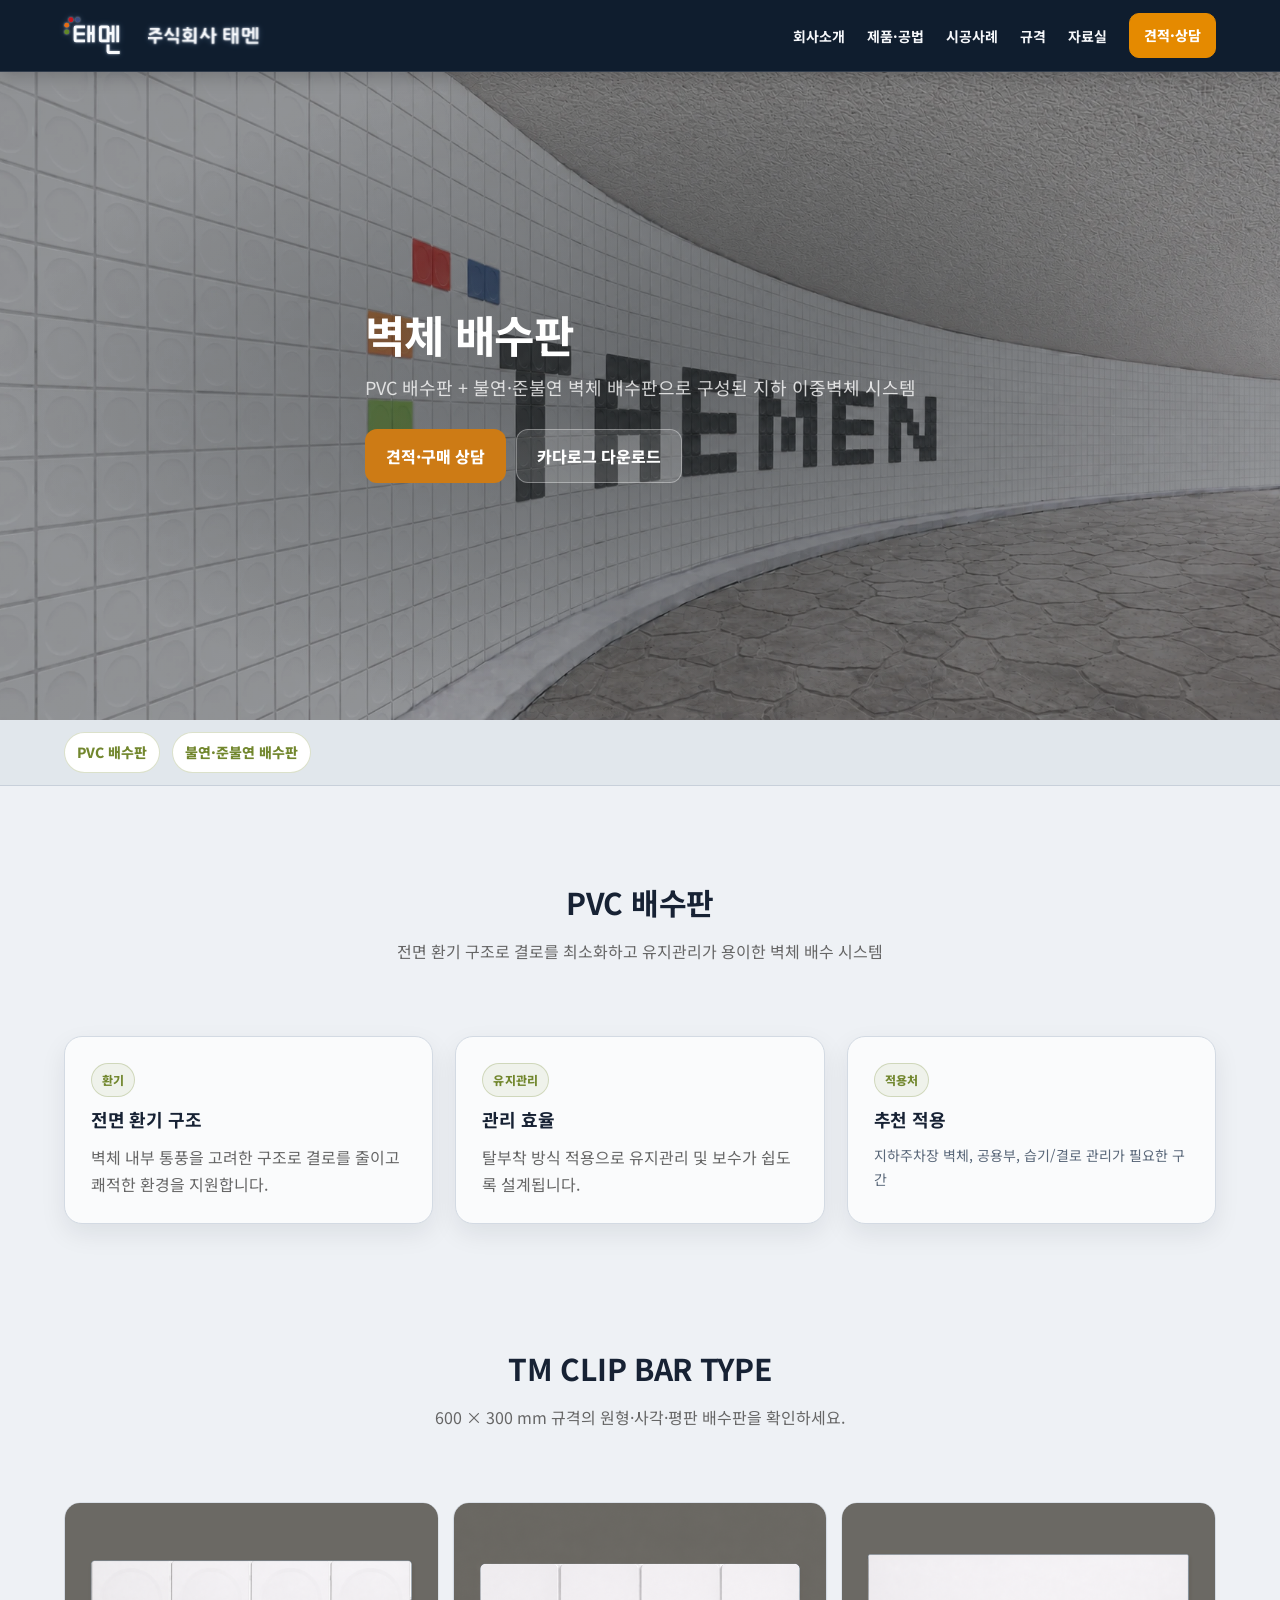
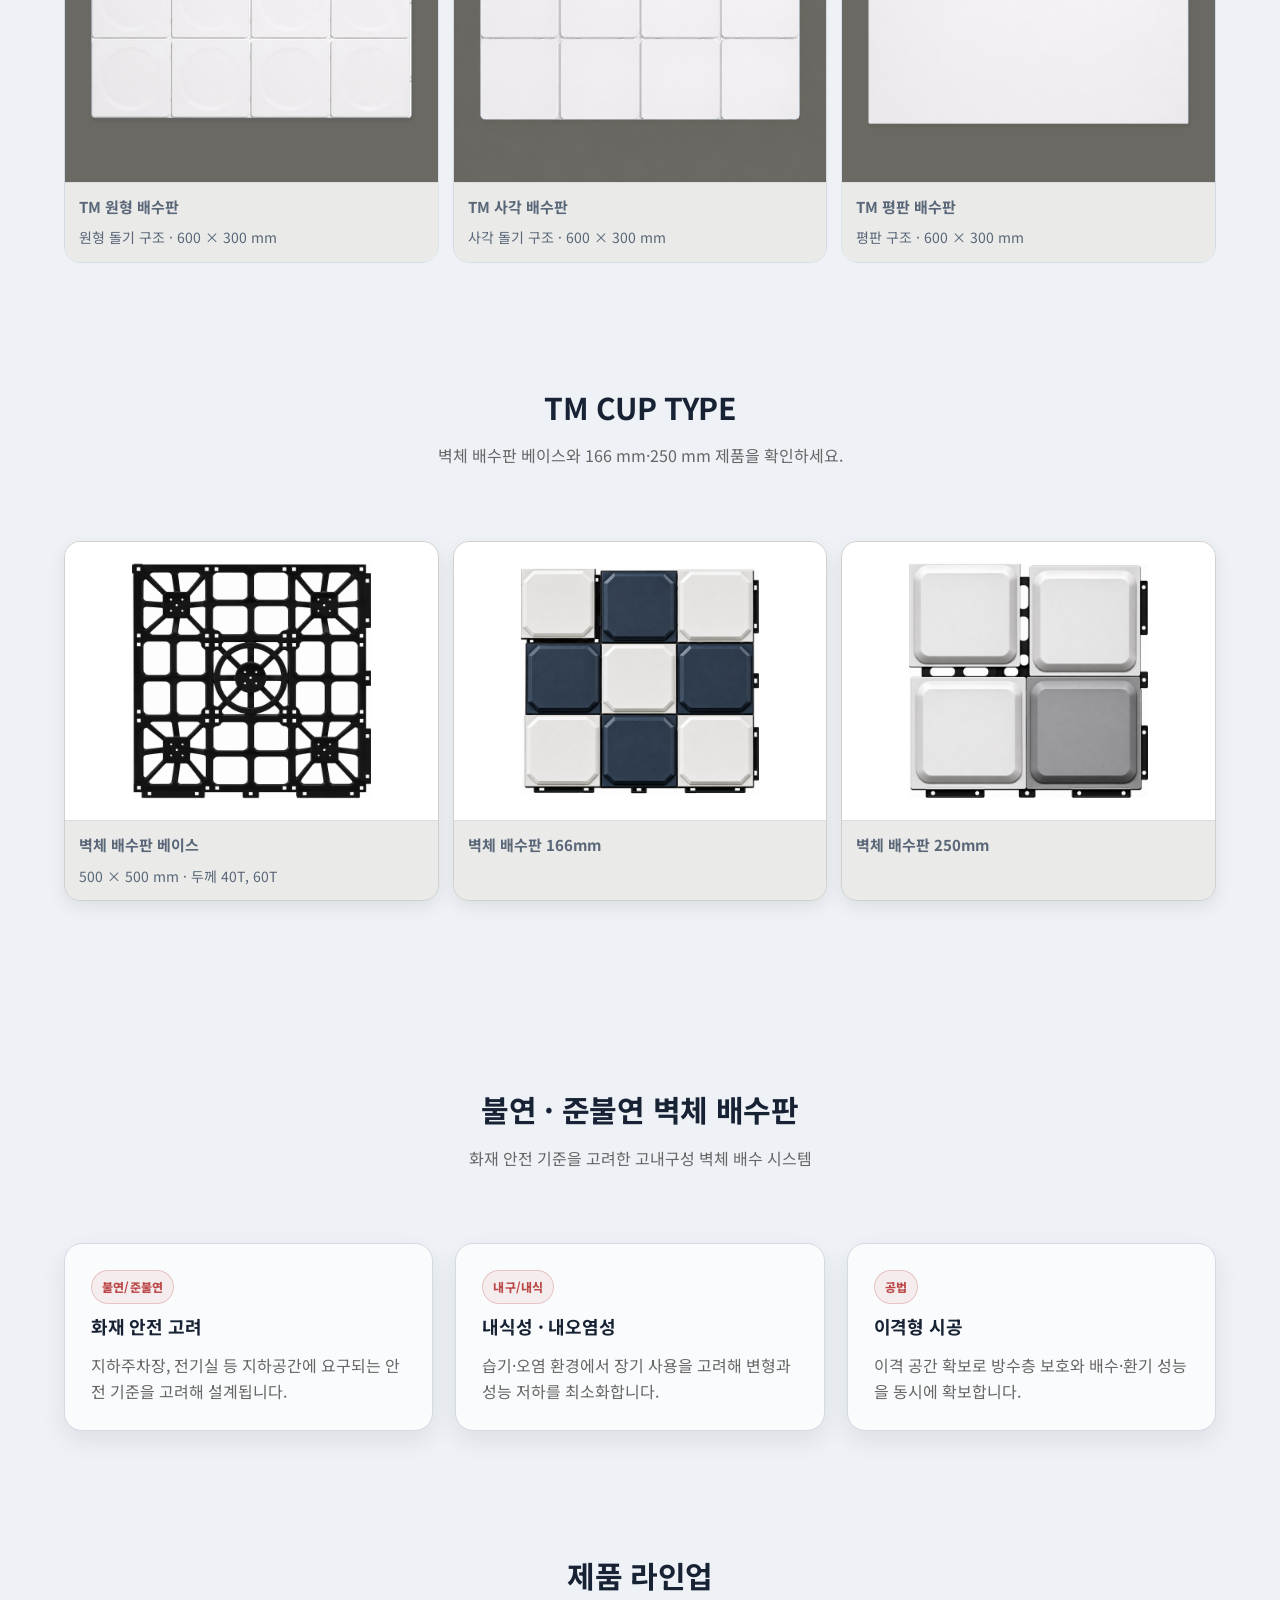
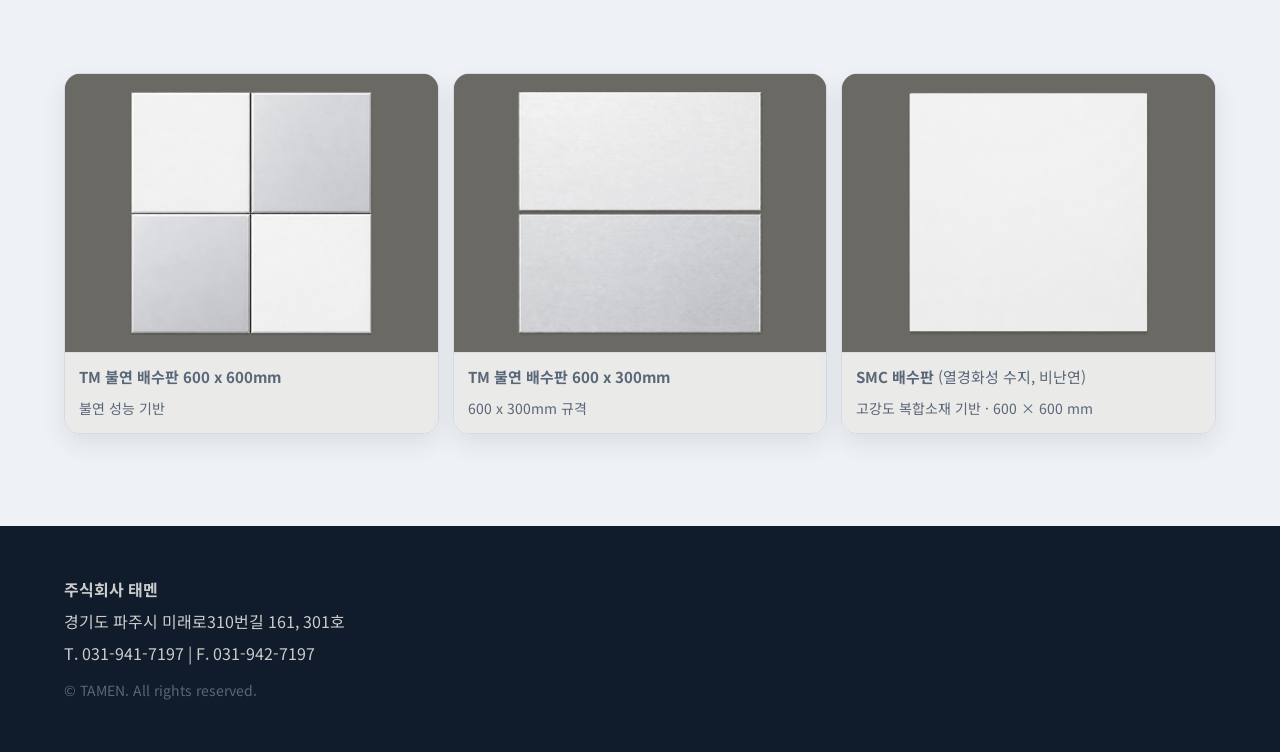
<file: wall.html>
<!DOCTYPE html>
<html lang="ko" data-contact-email="tae-men@naver.com">

<head>
  <meta charset="UTF-8" />
  <meta name="viewport" content="width=device-width, initial-scale=1.0" />
  <title>벽체 배수판 | 주식회사 태멘</title>
  <meta name="description" content="PVC 배수판(원형/사각/평판)과 불연·준불연 배수판(SMC/TM) 라인업을 한눈에 확인하세요." />
  <link rel="canonical" href="https://www.tae-men.com/wall.html" />
  <link rel="preconnect" href="https://fonts.googleapis.com">
  <link rel="preconnect" href="https://fonts.gstatic.com" crossorigin>
  <link href="https://fonts.googleapis.com/css2?family=Noto+Sans+KR:wght@400;500;700;800;900&display=swap"
    rel="stylesheet">
  <script src="theme.js?v=20260923-night"></script>
  <link rel="stylesheet" href="styles.css?v=20261127-all-wall-spacing" />
</head>

<body>

  <header>
    <div class="container nav" aria-label="상단 메뉴">
      <div class="brand">
<span class="company-wordmark" role="img" aria-label="주식회사 태멘"></span>
        <a href="index.html#top" aria-label="태멘 로고 — 홈페이지로 이동"><img src="assets/logo-header-vector-day.svg" alt="태멘" class="logo-img" /></a>
      </div>

      <button class="menuBtn" id="menuBtn" aria-expanded="false" aria-controls="mobileMenu">☰ 메뉴</button>

      <ul aria-label="메인 메뉴">
        <li><a href="index.html#company">회사소개</a></li>
        <li><a href="index.html#solutions">제품·공법</a></li>
        <li><a href="index.html#projects">시공사례</a></li>
        <li><a href="index.html#spec">규격</a></li>
        <li><a href="index.html#resources">자료실</a></li>
        <li><a class="btn small" href="index.html#consult">견적·상담</a></li>
      </ul>
    </div>
  </header>

  <div class="mobileMenu" id="mobileMenu">
    <a href="index.html#company">회사소개</a>
    <a href="index.html#solutions">제품·공법</a>
    <a href="index.html#projects">시공사례</a>
    <a href="index.html#spec">규격</a>
    <a href="index.html#resources">자료실</a>
    <a href="index.html#consult">견적·상담</a>
  </div>

  <main>
    <section class="page-title-bar wall-page-title" aria-label="제품 상세 헤더">
      <div class="container">
        <h1>벽체 배수판</h1>
        <p>PVC 배수판 + 불연·준불연<br class="mobileHeroBreak"> 벽체 배수판으로 구성된 지하 이중벽체 시스템</p>
        <div class="ctaRow" style="margin-top:16px;">
          <a class="btn" href="index.html#consult">견적·구매 상담</a>
          <a class="btn secondary" href="assets/catalog.pdf" download>카다로그 다운로드</a>
        </div>
      </div>
    </section>

    <!-- 제품 바로가기 (Sticky) -->
    <nav class="subnav subnav--wall" aria-label="벽체 배수판 하위 메뉴">
      <div class="container subnavInner">
        <a href="#pvc-wall">PVC 배수판</a>
        <a href="#fire-wall">불연·준불연 배수판</a>
      </div>
    </nav>

    <section id="pvc-wall" aria-label="PVC 배수판">
      <div class="container">
        <div class="section-title">
          <h2>PVC 배수판</h2>
          <p>전면 환기 구조로 결로를 최소화하고 유지관리가 용이한 벽체 배수 시스템</p>
        </div>

        <div class="grid">
          <div class="card">
            <span class="tag eco">환기</span>
            <h3>전면 환기 구조</h3>
            <p>벽체 내부 통풍을 고려한 구조로 결로를 줄이고 쾌적한 환경을 지원합니다.</p>
          </div>
          <div class="card">
            <span class="tag eco">유지관리</span>
            <h3>관리 효율</h3>
            <p>탈부착 방식 적용으로 유지관리 및 보수가 쉽도록 설계됩니다.</p>
          </div>
          <div class="card">
            <span class="tag eco">적용처</span>
            <h3>추천 적용</h3>
            <p class="muted">지하주차장 벽체, 공용부, 습기/결로 관리가 필요한 구간</p>
          </div>
        </div>

        <div class="section-title" style="margin-top:26px;">
          <h2>TM CLIP BAR TYPE</h2>
          <p>600 × 300 mm 규격의 원형·사각·평판 배수판을 확인하세요.</p>
        </div>

        <div class="photoGrid">
          <div class="photoCard">
            <div class="productPhoto">
              <img src="assets/products/pvc-round-gray-card.png?v=20260914c" alt="TM 원형 배수판 — 가로 600 mm, 세로 300 mm" width="1200" height="900" loading="lazy" decoding="async" />
            </div>
            <div class="photoMeta">
              <b>TM 원형 배수판</b>
              <span class="muted">원형 돌기 구조 · 600 × 300 mm</span>
            </div>
          </div>

          <div class="photoCard">
            <div class="productPhoto">
              <img src="assets/products/pvc-square-no-tabs.png?v=20261127" alt="TM 사각 배수판 — 가로 600 mm, 세로 300 mm" width="1200" height="900" loading="lazy" decoding="async" />
            </div>
            <div class="photoMeta">
              <b>TM 사각 배수판</b>
              <span class="muted">사각 돌기 구조 · 600 × 300 mm</span>
            </div>
          </div>

          <div class="photoCard">
            <div class="productPhoto">
              <img src="assets/products/pvc-flat-gray-card.png?v=20260914c" alt="TM 평판 배수판 — 가로 600 mm, 세로 300 mm" width="1200" height="900" loading="lazy" decoding="async" />
            </div>
            <div class="photoMeta">
              <b>TM 평판 배수판</b>
              <span class="muted">평판 구조 · 600 × 300 mm</span>
            </div>
          </div>
        </div>
        <div class="section-title" style="margin-top:26px;">
          <h2>TM CUP TYPE</h2>
          <p>벽체 배수판 베이스와 166 mm·250 mm 제품을 확인하세요.</p>
        </div>

        <div class="photoGrid cupProductGrid">
          <div class="photoCard">
            <div class="productPhoto">
              <img src="assets/products/tm-cup-base-clear.png?v=20261127" alt="벽체 배수판 베이스" width="1280" height="1280" loading="lazy" decoding="async" style="object-fit:contain;padding:12px;box-sizing:border-box;" />
            </div>
            <div class="photoMeta">
              <b>벽체 배수판 베이스</b>
              <span class="muted">500 × 500 mm · 두께 40T, 60T</span>
            </div>
          </div>

          <div class="photoCard">
            <div class="productPhoto">
              <img src="assets/products/tm-cup-166-clear.png?v=20261127" alt="벽체 배수판 166mm" width="1280" height="1280" loading="lazy" decoding="async" style="object-fit:contain;padding:12px;box-sizing:border-box;" />
            </div>
            <div class="photoMeta">
              <b>벽체 배수판 166mm</b>
            </div>
          </div>

          <div class="photoCard">
            <div class="productPhoto">
              <img src="assets/products/tm-cup-250-clear.png?v=20261127" alt="벽체 배수판 250mm" width="1280" height="1280" loading="lazy" decoding="async" style="object-fit:contain;padding:12px;box-sizing:border-box;" />
            </div>
            <div class="photoMeta">
              <b>벽체 배수판 250mm</b>
            </div>
          </div>
        </div>
      </div>
    </section>

    <section id="fire-wall" class="bg" aria-label="불연·준불연 벽체 배수판">
      <div class="container">
        <div class="section-title">
          <h2>불연 · 준불연 벽체 배수판</h2>
          <p>화재 안전 기준을 고려한 고내구성 벽체 배수 시스템</p>
        </div>

        <div class="grid">
          <div class="card">
            <span class="tag fire">불연/준불연</span>
            <h3>화재 안전 고려</h3>
            <p>지하주차장, 전기실 등 지하공간에 요구되는 안전 기준을 고려해 설계됩니다.</p>
          </div>
          <div class="card">
            <span class="tag fire">내구/내식</span>
            <h3>내식성 · 내오염성</h3>
            <p>습기·오염 환경에서 장기 사용을 고려해 변형과 성능 저하를 최소화합니다.</p>
          </div>
          <div class="card">
            <span class="tag fire">공법</span>
            <h3>이격형 시공</h3>
            <p>이격 공간 확보로 방수층 보호와 배수·환기 성능을 동시에 확보합니다.</p>
          </div>
        </div>

        <div class="section-title" style="margin-top:26px;">
          <h2>제품 라인업</h2>
        </div>

        <div class="photoGrid">
          <div class="photoCard">
            <div class="photoPlaceholder" style="position:relative;padding:0;background:#5E5D58;">
              <img src="assets/products/tm-fire-600-square-gray-card.png?v=20260914a" alt="TM 불연 배수판 600 x 600mm — 정사각형 판 4개 시공 형태" width="1200" height="900" loading="lazy" decoding="async" style="position:absolute;inset:0;display:block;width:100%;height:100%;object-fit:cover;" />
            </div>
            <div class="photoMeta">
              <b>TM 불연 배수판 600 x 600mm</b>
              <span class="muted">불연 성능 기반</span>
            </div>
          </div>

          <div class="photoCard">
            <div class="photoPlaceholder" style="position:relative;padding:0;background:#5E5D58;">
              <img src="assets/products/tm-fire-600x300-gray-card.png?v=20260914a" alt="TM 불연 배수판 600 x 300mm — 직사각형 판 2개 위아래 배열" width="1200" height="900" loading="lazy" decoding="async" style="position:absolute;inset:0;display:block;width:100%;height:100%;object-fit:cover;" />
            </div>
            <div class="photoMeta">
              <b>TM 불연 배수판 600 x 300mm</b>
              <span class="muted">600 x 300mm 규격</span>
            </div>
          </div>

          <div class="photoCard">
            <div class="photoPlaceholder" style="position:relative;padding:0;background:#5E5D58;">
              <img src="assets/products/smc-gray-card.png?v=20260914a" alt="SMC 배수판 — 가로 600 mm, 세로 600 mm" width="1200" height="900" loading="lazy" decoding="async" style="position:absolute;inset:0;display:block;width:100%;height:100%;object-fit:cover;" />
            </div>
            <div class="photoMeta">
              <b>SMC 배수판 <span style="font-weight:400;">(열경화성 수지, 비난연)</span></b>
              <span class="muted">고강도 복합소재 기반 · 600 × 600 mm</span>
            </div>
          </div>
        </div>
      </div>
    </section>
  </main>

  <footer>
    <div class="container">
      <p><strong>주식회사 태멘</strong></p>
      <p>경기도 파주시 미래로310번길 161, 301호</p>
      <p>T. 031-941-7197 | F. 031-942-7197</p>
      <p class="muted" style="margin-top:12px;">© TAMEN. All rights reserved.</p>
    </div>
  </footer>


  <script src="main.js"></script>
</body>

</html>
</file>
<file: styles.css>
:root {
  --eco: #72872E;
  --cta: #CD7B15;
  --fire: #BB4848;
  --tech: #4B778B;
  --bg: #F5F5F5;
  --dark: #1f1f1f;
  --text: #222;
  --muted: #666;
  --line: #ddd;
  --max: 1200px;
  --headerH: 72px;
  --radius: 18px;
  --shadow: 0 10px 30px rgba(0, 0, 0, .12);
}

* {
  box-sizing: border-box
}

html {
  scroll-behavior: smooth;
  scroll-padding-top: calc(var(--headerH) + 12px);
}

body {
  margin: 0;
  font-family: 'Noto Sans KR', system-ui, -apple-system, Segoe UI, Roboto, sans-serif;
  background: #fff;
  color: var(--text);
  line-height: 1.65;
}

a {
  color: inherit
}

.container {
  max-width: var(--max);
  margin: auto;
  padding: 0 24px;
}

section {
  padding: 92px 0;
}

section[id] {
  scroll-margin-top: calc(var(--headerH) + 14px);
}

.section-title {
  text-align: center;
  margin-bottom: 44px;
}

.section-title h2 {
  margin: 0 0 10px;
  font-size: 30px;
  letter-spacing: -.3px;
}

.section-title p {
  margin: 0;
  color: var(--muted);
}

.grid {
  display: grid;
  grid-template-columns: repeat(auto-fit, minmax(280px, 1fr));
  gap: 22px;
}

.card {
  border: 1px solid var(--line);
  padding: 26px;
  background: #fff;
  border-radius: var(--radius);
  box-shadow: var(--shadow);
  overflow: hidden;
}

/* TM 바닥배수판(일반형) - 매트형/사출형 카드 상단 이미지 */
.product-sub-img {
  width: 100%;
  height: 180px;
  object-fit: cover;
  display: block;
  border-radius: 14px;
  margin-bottom: 16px;
  border: 1px solid rgba(0, 0, 0, .06);
  background: #fff;
}

.card h3 {
  margin: 8px 0 10px;
  font-size: 18px;
  letter-spacing: -.2px;
}

.card p {
  margin: 0;
  color: var(--muted);
}

.tag {
  font-size: 12px;
  font-weight: 800;
  letter-spacing: .2px;
  padding: 6px 10px;
  border-radius: 999px;
  display: inline-block;
  border: 1px solid rgba(0, 0, 0, .08);
  background: rgba(0, 0, 0, .03);
}

.tag.fire {
  color: var(--fire);
  border-color: rgba(187, 72, 72, .25);
  background: rgba(187, 72, 72, .08);
}

.tag.eco {
  color: var(--eco);
  border-color: rgba(114, 135, 46, .25);
  background: rgba(114, 135, 46, .08);
}

.tag.tech {
  color: var(--tech);
  border-color: rgba(75, 119, 139, .25);
  background: rgba(75, 119, 139, .08);
}

.btn {
  display: inline-flex;
  align-items: center;
  justify-content: center;
  gap: 10px;
  background: var(--cta);
  color: #fff;
  padding: 13px 20px;
  text-decoration: none;
  font-weight: 800;
  border-radius: 12px;
  border: 1px solid transparent;
  transition: .15s ease;
  cursor: pointer;
}

.btn:hover {
  transform: translateY(-1px);
  filter: brightness(.98);
}

.btn.secondary {
  background: #fff;
  color: var(--text);
  border-color: var(--line);
}

/* Company introduction card: prominent profile download button. */
#company .company-profile-download {
  background: #A64B0C;
  border-color: #A64B0C;
  color: #fff;
}

#company .company-profile-download:hover {
  background: #8D3F08;
  border-color: #8D3F08;
}

/* Dark, restrained detail buttons in the homepage product cards. */
#solutions .card .btn {
  background: #657823;
  border-color: #657823;
  color: #fff;
}

#solutions .card .btn:hover {
  background: #56671E;
  border-color: #56671E;
}

#solutions .card .btn:focus-visible {
  outline: 3px solid #526D24;
  outline-offset: 3px;
}

/* Floor drainage: dark orange detail button. */
#solutions .card:has(a[href="drainage.html"]) .tag {
  background: #A64B0C;
  border-color: #A64B0C;
  color: #fff;
}

#solutions .card .btn[href="drainage.html"] {
  background: #934006;
  border-color: #934006;
  color: #fff;
}

#solutions .card .btn[href="drainage.html"]:hover {
  background: #7A3505;
  border-color: #7A3505;
}

#solutions .card .btn[href="drainage.html"]:focus-visible {
  outline-color: #A64B0C;
}

/* Waterproof protection: dark red detail button. */
#solutions .card:has(a[href="waterproof.html"]) .tag {
  background: #9E262D;
  border-color: #9E262D;
  color: #fff;
}

#solutions .card .btn[href="waterproof.html"] {
  background: #861F26;
  border-color: #861F26;
  color: #fff;
}

#solutions .card .btn[href="waterproof.html"]:hover {
  background: #701A20;
  border-color: #701A20;
}

#solutions .card .btn[href="waterproof.html"]:focus-visible {
  outline-color: #9E262D;
}

.btn.small {
  padding: 10px 14px;
  border-radius: 10px;
  font-weight: 800;
  font-size: 14px;
  background: #E58A00;
  border-color: #E58A00;
  color: #fff;
}

.btn.small:hover {
  background: #C97800;
  border-color: #C97800;
}

.muted {
  color: var(--muted);
  font-size: 14px;
}

/* 공통 핵심 특징 - '추천 적용' 문장만 글씨 크기 통일 */
.featureText {
  font-size: 16px;
}

.hr {
  height: 1px;
  background: var(--line);
  margin: 18px 0;
  border: 0;
}

header {
  position: fixed;
  top: 0;
  width: 100%;
  background: rgba(255, 255, 255, .95);
  border-bottom: 1px solid var(--line);
  z-index: 1000;
  height: var(--headerH);
  display: flex;
  align-items: center;
  backdrop-filter: blur(12px);
}

.nav {
  display: flex;
  justify-content: space-between;
  align-items: center;
  width: 100%;
}

.brand {
  display: flex;
  align-items: center;
  gap: 10px;
  font-weight: 900;
  letter-spacing: -.2px;
  font-size: 20px;
}

.brand .company-wordmark {
  order: 1;
  flex: 0 0 111.2px;
  width: 111.2px;
  height: 17.8px;
  margin-left: 17px;
  position: relative;
  overflow: hidden;
  background: url('assets/company-wordmark-day-matched-sharp.png') center / contain no-repeat;
  mix-blend-mode: normal;
  image-rendering: auto;
  transform: translateZ(0);
  backface-visibility: hidden;
}

html[data-seoul-night="true"] .brand .company-wordmark {
  flex-basis: 111.2px;
  width: 111.2px;
  height: 17.8px;
  margin-left: 17px;
  background: url('assets/company-wordmark-night-matched.png') center / contain no-repeat;
  filter: drop-shadow(0 0 1px rgba(235, 245, 255, .65))
          drop-shadow(0 0 3px rgba(145, 190, 235, .24));
  mix-blend-mode: normal;
  opacity: 1;
}

html[data-seoul-night="true"] .brand .company-wordmark::after {
  content: none;
}

@media (max-width: 480px) {
  .brand .company-wordmark { margin-left: 17px; }
}

.brand .logo {
  width: 34px;
  height: 34px;
  border-radius: 10px;
  background: linear-gradient(135deg, var(--tech), var(--eco));
}

.brand a {
  text-decoration: none;
  display: flex;
  align-items: center;
  width: 57.4px;
  height: 58px;
  overflow: visible;
}

.nav ul {
  list-style: none;
  display: flex;
  gap: 22px;
  margin: 0;
  padding: 0;
  align-items: center;
}

.nav ul a {
  text-decoration: none;
  color: var(--text);
  font-weight: 700;
  font-size: 14px;
}

.nav ul a:hover {
  color: #000;
}

.menuBtn {
  display: none;
  border: 1px solid var(--line);
  background: #fff;
  border-radius: 12px;
  padding: 10px 12px;
  font-weight: 900;
  cursor: pointer;
}

.mobileMenu {
  display: none;
  border-top: 1px solid var(--line);
  background: #fff;
}

.mobileMenu a {
  display: block;
  padding: 14px 24px;
  border-bottom: 1px solid #eee;
  text-decoration: none;
  font-weight: 800;
}

.hero {
  margin-top: var(--headerH);
  min-height: 560px;
  height: 72vh;
  background: var(--hero-bg, url('assets/hero-1.jpg')) center/cover no-repeat;
  position: relative;
  display: flex;
  align-items: center;
}

.hero::before {
  content: "";
  position: absolute;
  inset: 0;
  background: linear-gradient(90deg,
    rgba(120, 118, 112, 0.62),
    rgba(120, 118, 112, 0.38));
  pointer-events: none;
}

.hero-inner {
  position: relative;
  color: #fff;
  max-width: var(--max);
  margin: auto;
  padding: 0 24px;
}

.hero h1 {
  margin: 0 0 14px;
  font-size: 44px;
  letter-spacing: -.6px;
  line-height: 1.15;
}

.hero p {
  margin: 0 0 26px;
  max-width: 60ch;
  font-size: 18px;
  opacity: .95;
}

.hero .ctaRow {
  display: flex;
  gap: 10px;
  flex-wrap: wrap
}

/* Keep the building visible by placing desktop hero content on the right. */
@media (min-width: 1024px) {
  .hero .hero-inner {
    box-sizing: border-box;
    width: 40%;
    max-width: 640px;
    margin-left: auto;
    margin-right: 5%;
    padding: 0;
    text-align: left;
  }

  .hero h1 {
    font-size: clamp(30px, 2.3vw, 44px);
    line-height: 1.3;
    word-break: keep-all;
  }

  .hero p {
    word-break: keep-all;
    overflow-wrap: break-word;
  }

  .hero::before {
    background: linear-gradient(90deg,
      rgba(20, 28, 38, 0.10) 0%,
      rgba(20, 28, 38, 0.16) 45%,
      rgba(20, 28, 38, 0.55) 72%,
      rgba(20, 28, 38, 0.60) 100%);
  }
}

/* ===== 상세 페이지 타이틀 바 (히어로 이미지 없음, 동일 크기) ===== */
.page-title-bar {
  margin-top: var(--headerH);
  min-height: 560px;
  height: 72vh;
  display: flex;
  align-items: center;
  background: var(--page-hero-bg, linear-gradient(135deg, #6f6d67 0%, #5f5d58 50%, #4e4d49 100%));
  position: relative;
  overflow: hidden;
}

.page-title-bar::before {
  content: "";
  position: absolute;
  inset: 0;
  background: linear-gradient(135deg, rgba(255,255,255,0.06) 0%, rgba(0,0,0,0.18) 100%);
  pointer-events: none;
}

/* Large-scale waterproof protection board installation photo. */
.page-title-bar.waterproof-hero {
  background-image: url("assets/waterproof-large-site-preview.png");
  background-position: center center;
  background-size: cover;
  background-repeat: no-repeat;
}

.page-title-bar.waterproof-hero::before {
  background: linear-gradient(90deg, rgba(12, 18, 24, .68) 0%, rgba(12, 18, 24, .53) 50%, rgba(12, 18, 24, .38) 100%);
}

.page-title-bar.drainage-hero {
  background-image: url("assets/drainage-hero.png");
  background-position: center 58%;
  background-size: cover;
}

.page-title-bar.drainage-hero::before {
  background: linear-gradient(90deg,
    rgba(14, 18, 22, .66) 0%,
    rgba(14, 18, 22, .54) 50%,
    rgba(14, 18, 22, .38) 100%);
}

.page-title-bar .container {
  position: relative;
  z-index: 1;
}

.page-title-bar h1 {
  margin: 0 0 14px;
  font-size: 44px;
  letter-spacing: -.6px;
  line-height: 1.15;
  color: #fff;
}

.page-title-bar p {
  margin: 0 0 26px;
  font-size: 18px;
  color: rgba(255, 255, 255, 0.78);
  max-width: 60ch;
}

.page-title-bar .ctaRow {
  display: flex;
  gap: 10px;
  flex-wrap: wrap;
}

.page-title-bar .btn.secondary {
  background: rgba(255, 255, 255, 0.12);
  color: #fff;
  border-color: rgba(255, 255, 255, 0.35);
}

.page-title-bar .btn.secondary:hover {
  background: rgba(255, 255, 255, 0.2);
}

.mobileHeroBreak {
  display: none;
}

@media (max-width: 860px) {
  .page-title-bar {
    min-height: 500px;
  }

  .page-title-bar h1 {
    font-size: 30px;
  }

  .page-title-bar p {
    font-size: 15px;
  }
}

.hero .pillRow {
  margin-top: 18px;
  display: flex;
  gap: 10px;
  flex-wrap: wrap;
}

.hero .pill {
  font-size: 12px;
  font-weight: 800;
  padding: 8px 10px;
  border-radius: 999px;
  border: 1px solid rgba(255, 255, 255, .22);
  background: rgba(255, 255, 255, .10);
  color: rgba(255, 255, 255, .92);
}

.kpi {
  display: grid;
  grid-template-columns: repeat(4, 1fr);
  gap: 14px;
  margin-top: 18px;
}

.kpi .item {
  border: 1px solid rgba(255, 255, 255, .18);
  background: rgba(255, 255, 255, .08);
  border-radius: 16px;
  padding: 14px;
  color: #fff;
}

.kpi b {
  display: block;
  font-size: 18px
}

.kpi span {
  display: block;
  font-size: 12px;
  opacity: .85;
  margin-top: 3px
}

.tableWrap {
  overflow: auto;
  border-radius: 16px;
  border: 1px solid var(--line);
  box-shadow: var(--shadow);
}

table {
  width: 100%;
  border-collapse: collapse;
  min-width: 720px;
  background: #fff;
}

th,
td {
  padding: 14px 14px;
  border-bottom: 1px solid #eee;
  text-align: left;
  font-size: 14px;
}

th {
  background: rgba(0, 0, 0, .03);
  font-weight: 900;
}

tbody tr:hover {
  background: rgba(0, 0, 0, .02);
}

.split {
  display: grid;
  grid-template-columns: 1.1fr .9fr;
  gap: 22px;
  /* 카드 높이 통일(About 기준) */
  align-items: stretch;
}

/* split 내부 카드가 동일 높이로 늘어나도록 */
.split > .card {
  height: 100%;
}

.note {
  padding: 18px;
  border-radius: 16px;
  border: 1px dashed rgba(75, 119, 139, .35);
  background: rgba(75, 119, 139, .06);
}

.note b {
  display: block;
  margin-bottom: 6px
}

.badges {
  display: flex;
  gap: 10px;
  flex-wrap: wrap;
  margin-top: 10px
}

form {
  display: grid;
  gap: 10px;
  max-width: 760px;
  margin: 20px auto 0;
}

input,
textarea {
  width: 100%;
  padding: 12px 12px;
  border-radius: 12px;
  border: 1px solid var(--line);
  font-family: inherit;
  font-size: 15px;
}

textarea {
  min-height: 130px;
  resize: vertical;
}

footer {
  background: var(--dark);
  color: #ccc;
  padding: 44px 0;
}

footer p {
  margin: 6px 0;
}

footer a {
  color: #fff;
  opacity: .9
}

@media (max-width: 980px) {
  .split {
    grid-template-columns: 1fr;
  }

  .kpi {
    grid-template-columns: 1fr 1fr;
  }
}

@media (max-width: 860px) {
  .nav ul {
    display: none;
  }

  .menuBtn {
    display: inline-flex;
  }

  .hero {
    min-height: 500px;
  }

  .hero h1 {
    font-size: 34px;
  }
}


.logo-img {
  content: url('assets/logo-header-vector-day.svg');
  width: 57.4px;
  height: auto;
  max-width: none;
  display: block;
  object-fit: contain;
  transform: none;
}

.certificate-badge {
  text-decoration: none;
  cursor: pointer;
  transition: transform .18s ease, box-shadow .18s ease;
}

.certificate-badge:hover,
.certificate-badge:focus-visible {
  transform: translateY(-1px);
  box-shadow: 0 6px 18px rgba(112, 139, 34, .18);
}

.certificate-badge-hint {
  max-width: 0;
  overflow: hidden;
  white-space: nowrap;
  opacity: 0;
  transition: max-width .2s ease, opacity .2s ease, margin-left .2s ease;
}

.certificate-badge:hover .certificate-badge-hint,
.certificate-badge:focus-visible .certificate-badge-hint {
  max-width: 90px;
  margin-left: 4px;
  opacity: 1;
}

.certificate-modal {
  width: min(980px, calc(100vw - 28px));
  height: min(820px, calc(100vh - 28px));
  padding: 0;
  border: 0;
  border-radius: 20px;
  box-shadow: 0 24px 80px rgba(5, 16, 32, .3);
}

.certificate-modal::backdrop { background: rgba(5, 16, 32, .66); }
.certificate-modal-panel { height: 100%; display: flex; flex-direction: column; background: #fff; }
.certificate-modal-header { display: flex; align-items: center; justify-content: space-between; gap: 20px; padding: 22px 28px 18px; border-bottom: 1px solid var(--line); }
.certificate-modal-header h2 { margin: 8px 0 4px; }
.certificate-modal-header p { margin: 0; color: var(--muted); }
.certificate-modal-actions { display: flex; gap: 8px; flex-wrap: wrap; justify-content: flex-end; }
.certificate-modal iframe { width: 100%; flex: 1; border: 0; background: #f4f5f6; }
.certificate-modal-close { position: absolute; top: 10px; right: 12px; z-index: 2; width: 38px; height: 38px; border: 0; border-radius: 50%; background: #fff; box-shadow: 0 4px 16px rgba(0,0,0,.12); font-size: 27px; cursor: pointer; }

@media (max-width: 680px) {
  .certificate-modal { width: 100vw; height: 100vh; max-width: none; max-height: none; border-radius: 0; }
  .certificate-modal-header { align-items: flex-start; flex-direction: column; padding: 18px 18px 14px; }
  .certificate-modal-actions { justify-content: flex-start; padding-right: 38px; }
}

.resource-card--certificate .resource-tag { background: rgba(112, 139, 34, .1); color: #607919; border-color: rgba(112, 139, 34, .3); }
.certificate-page { padding-top: var(--headerH); }
.certificate-hero { padding: 76px 0 58px; text-align: center; background: radial-gradient(circle at 50% 20%, rgba(112,139,34,.11), transparent 46%), #f8faf6; }
.certificate-hero h1 { margin: 18px 0 14px; font-size: clamp(34px, 4.5vw, 58px); letter-spacing: -.05em; }
.certificate-hero p { margin: 0; color: var(--muted); font-size: clamp(16px, 1.8vw, 20px); line-height: 1.8; }
.certificate-hero-actions { display: flex; justify-content: center; gap: 10px; flex-wrap: wrap; margin-top: 26px; }
.certificate-content { padding: 64px 0; }
.certificate-layout { display: grid; grid-template-columns: minmax(0, .85fr) minmax(420px, 1.15fr); gap: 24px; align-items: stretch; }
.certificate-facts h2, .certificate-pdf h2 { margin-top: 0; }
.certificate-facts dl { margin: 22px 0 0; }
.certificate-facts dl div { display: grid; grid-template-columns: 132px 1fr; gap: 18px; padding: 14px 0; border-bottom: 1px solid var(--line); }
.certificate-facts dt { color: var(--muted); font-weight: 700; }
.certificate-facts dd { margin: 0; font-weight: 800; line-height: 1.55; }
.certificate-source-note { margin-top: 18px; color: var(--muted); font-size: 14px; line-height: 1.7; }
.certificate-product-links { display: flex; gap: 8px; flex-wrap: wrap; margin-top: 20px; }
.certificate-pdf { display: flex; flex-direction: column; min-height: 720px; }
.certificate-pdf iframe { width: 100%; flex: 1; min-height: 640px; border: 1px solid var(--line); border-radius: 14px; background: #f4f5f6; }
.certificate-faq { padding: 64px 0 80px; background: var(--bg); }
.certificate-faq .card { max-width: 900px; margin: 0 auto; }
.certificate-faq .card p { margin-bottom: 0; line-height: 1.9; }

html[data-seoul-night="true"] .certificate-hero { background: radial-gradient(circle at 50% 20%, rgba(129,157,62,.13), transparent 46%), #101d30; }
html[data-seoul-night="true"] .certificate-modal-panel { background: #162238; color: #f2f6fb; }
html[data-seoul-night="true"] .certificate-modal-close { background: #21324c; color: #fff; }

@media (max-width: 900px) {
  .certificate-layout { grid-template-columns: 1fr; }
  .certificate-pdf { min-height: 620px; }
}

@media (max-width: 560px) {
  .certificate-hero { padding: 54px 0 42px; }
  .certificate-hero p br { display: none; }
  .certificate-content { padding: 40px 0; }
  .certificate-facts dl div { grid-template-columns: 1fr; gap: 5px; }
  .certificate-pdf { min-height: 520px; }
  .certificate-pdf iframe { min-height: 440px; }
}

.header-installation {
  position: relative;
  width: 470px;
  height: 66px;
  flex: 0 1 470px;
  margin: 0 18px;
  overflow: hidden;
  border-radius: 8px;
  isolation: isolate;
}

.header-installation canvas {
  display: block;
  width: 100%;
  height: 66px;
}

.header-installation::before,
.header-installation::after {
  content: "";
  position: absolute;
  z-index: 2;
  top: 0;
  bottom: 0;
  width: 34px;
  pointer-events: none;
}

.header-installation::before {
  left: 0;
  background: linear-gradient(90deg, rgba(255,255,255,.96), rgba(255,255,255,0));
}

.header-installation::after {
  right: 0;
  background: linear-gradient(270deg, rgba(255,255,255,.96), rgba(255,255,255,0));
}

html[data-seoul-night="true"] .header-installation::before {
  background: linear-gradient(90deg, #101d30, rgba(16,29,48,0));
}

html[data-seoul-night="true"] .header-installation::after {
  background: linear-gradient(270deg, #101d30, rgba(16,29,48,0));
}

@media (max-width: 1100px) {
  .header-installation { display: none; }
}

/* ===== HERO SLIDER ===== */
.hero {
  background-image: var(--hero-bg, url('assets/hero-1.jpg'));
}

/* Main hero follows Korea Standard Time: night from 18:00 until 06:00. */
#top > .hero {
  background: url('images/hero_fixed.jpg') center 25% / cover no-repeat;
}

html[data-seoul-night="true"] #top > .hero {
  background-image: url('images/hero_night_preview.png');
}

/* ===== CONSTRUCTION GALLERY ===== */
.galleryGrid {
  display: grid;
  grid-template-columns: repeat(auto-fit, minmax(240px, 1fr));
  gap: 16px;
}

.galleryCard {
  border: 1px solid var(--line);
  background: #fff;
  border-radius: var(--radius);
  overflow: hidden;
  box-shadow: var(--shadow);
  cursor: pointer;
  transition: .15s ease;
}

.galleryCard:hover {
  transform: translateY(-2px);
}

.galleryImg {
  width: 100%;
  height: 180px;
  object-fit: cover;
  display: block;
}

.galleryBody {
  padding: 14px 16px;
}

.galleryBody b {
  display: block;
  font-size: 15px;
  margin-bottom: 4px;
}

.galleryBody span {
  color: var(--muted);
  font-size: 13px;
}

/* Lightbox */
.lightbox {
  position: fixed;
  inset: 0;
  display: none;
  align-items: center;
  justify-content: center;
  background: rgba(0, 0, 0, .75);
  z-index: 3000;
  padding: 24px;
}

.lightbox.open {
  display: flex;
}

.lightboxInner {
  max-width: min(1100px, 92vw);
  max-height: 88vh;
  width: 100%;
  position: relative;
}

.lightboxInner img {
  width: 100%;
  height: auto;
  max-height: 88vh;
  object-fit: contain;
  border-radius: 16px;
  background: #111;
}

.lightboxClose {
  position: absolute;
  top: -14px;
  right: -14px;
  width: 40px;
  height: 40px;
  border-radius: 999px;
  border: 1px solid rgba(255, 255, 255, .25);
  background: rgba(0, 0, 0, .55);
  color: #fff;
  font-weight: 900;
  cursor: pointer;
}


/* ===== Added for company facade & spec placeholders ===== */
.company-photo {
  margin: 18px 0 22px;
  padding: 14px;
  border: 1px dashed var(--line);
  border-radius: 14px;
  background: #fff;
}

.company-photo img {
  width: 100%;
  aspect-ratio: 16 / 9;
  object-fit: cover;
  display: block;
  border-radius: 12px;
}

.spec-images {
  margin-top: 22px;
  display: grid;
  gap: 18px;
}

.spec-group .h3 {
  margin: 0 0 10px;
  font-size: 16px;
}

.img-grid {
  display: grid;
  grid-template-columns: repeat(auto-fit, minmax(220px, 1fr));
  gap: 10px;
}

.img-grid img {
  width: 100%;
  height: auto;
  display: block;
  border-radius: 12px;
  border: 1px solid var(--line);
  background: #fff;
}



/* ===== SPEC LIBRARY (규격/도면 자료) ===== */
.specLibrary {
  margin-top: 18px;
  padding: 18px;
  border: 1px solid var(--line);
  border-radius: 16px;
  background: #fff;
}

.specLibraryTitle h3 {
  margin: 0;
  font-size: 18px;
}

.specLibraryTitle p {
  margin: 6px 0 0;
}

.specCards {
  margin-top: 14px;
  display: grid;
  grid-template-columns: repeat(auto-fit, minmax(220px, 1fr));
  gap: 12px;
  /* 도면 카드 높이 통일 */
  align-items: stretch;
}

.specCard {
  display: grid;
  gap: 10px;
  text-align: left;
  padding: 12px;
  border-radius: 14px;
  border: 1px solid var(--line);
  background: #fff;
  cursor: pointer;
  transition: transform .08s ease, box-shadow .08s ease;
  height: 100%;
}

.specCard:hover {
  transform: translateY(-1px);
  box-shadow: 0 10px 22px rgba(2, 6, 23, .08);
}

.specThumb {
  border-radius: 12px;
  overflow: hidden;
  border: 1px solid var(--line);
  background: #fff;
  /* 썸네일 영역을 정사각으로 고정해 카드 크기 통일 */
  aspect-ratio: 1 / 1;
}

.specThumb img {
  width: 100%;
  height: 100%;
  object-fit: cover;
  display: block;
}

.specMeta b {
  display: block;
  font-size: 15px;
}

.specMeta span {
  display: block;
  margin-top: 2px;
}

/* ===== MODAL + SLIDER (규격/도면 팝업) ===== */
.modal {
  position: fixed;
  inset: 0;
  background: rgba(2, 6, 23, .55);
  display: none;
  align-items: center;
  justify-content: center;
  padding: 18px;
  z-index: 2000;
}

.modal.open {
  display: flex;
}

.modalPanel {
  width: min(920px, 100%);
  background: #fff;
  border-radius: 18px;
  border: 1px solid var(--line);
  box-shadow: 0 20px 60px rgba(2, 6, 23, .25);
  padding: 18px;
  position: relative;
  /* Keep modal size consistent and prevent tall images from pushing it */
  max-height: 88vh;
  overflow: hidden;
  display: flex;
  flex-direction: column;
}

.modalClose {
  position: absolute;
  top: 10px;
  right: 12px;
  width: 40px;
  height: 40px;
  border-radius: 12px;
  border: 1px solid var(--line);
  background: #fff;
  font-size: 22px;
  cursor: pointer;
}

.modalHeader h3 {
  margin: 2px 0 0;
}

.modalHeader p {
  margin: 6px 0 0;
}

.slider {
  margin-top: 14px;
  display: grid;
  grid-template-columns: 46px 1fr 46px;
  gap: 10px;
  align-items: center;
  /* allow the image stage to shrink inside the fixed-height modal */
  min-height: 0;
}

.slider.singleSlide {
  grid-template-columns: 1fr;
}

.sliderStage,
.sliderFrame {
  border: 1px solid var(--line);
  border-radius: 14px;
  overflow: hidden;
  background: #fff;
  /* Fixed stage height so the modal doesn't jump per image */
  height: min(58vh, 560px);
  display: flex;
  align-items: center;
  justify-content: center;
}

.sliderStage img,
.sliderFrame img {
  /* Fit any aspect ratio safely inside the stage */
  max-width: 100%;
  max-height: 100%;
  width: auto;
  height: auto;
  object-fit: contain;
  display: block;
}

.sliderBtn {
  width: 46px;
  height: 46px;
  border-radius: 14px;
  border: 1px solid var(--line);
  background: #fff;
  cursor: pointer;
  font-size: 26px;
  line-height: 1;
}

.sliderDots {
  display: flex;
  gap: 8px;
  justify-content: center;
  margin-top: 12px;
  flex-wrap: wrap;
}


.sliderCaption{margin-top:10px;text-align:center;font-weight:700;color:var(--text);font-size:14px;}
.dot {
  width: 10px;
  height: 10px;
  border-radius: 999px;
  border: 1px solid rgba(2, 6, 23, .25);
  background: transparent;
  cursor: pointer;
}

.dot.active {
  background: rgba(2, 6, 23, .6);
}


/* ===== DRAINAGE (바닥 배수판) : 제품 카탈로그 레이아웃 ===== */
.bg {
  background: var(--bg);
}

.subnav {
  position: sticky;
  top: var(--headerH);
  z-index: 900;
  background: rgba(255, 255, 255, .92);
  border-bottom: 1px solid var(--line);
  backdrop-filter: blur(10px);
}

.subnavInner {
  display: flex;
  gap: 12px;
  align-items: center;
  overflow-x: auto;
  padding: 12px 24px;
  scrollbar-width: thin;
}

.subnavInner a {
  text-decoration: none;
  font-weight: 800;
  font-size: 14px;
  padding: 8px 12px;
  border-radius: 999px;
  border: 1px solid rgba(0, 0, 0, .08);
  background: rgba(0, 0, 0, .03);
  white-space: nowrap;
}

/* Product navigation follows the matching category label on the homepage. */
.subnav--wall .subnavInner a {
  color: #72872E;
  border-color: rgba(114, 135, 46, .25);
  background: #fff;
}

.subnav--drainage .subnavInner a {
  color: #A64B0C;
  border-color: rgba(166, 75, 12, .42);
  background: #fff;
}

.subnav--waterproof .subnavInner a,
#outer .tag.tech {
  color: #9E262D;
  border-color: #9E262D;
  background: #fff;
}

.product-grid {
  display: grid;
  grid-template-columns: repeat(4, minmax(0, 1fr));
  gap: 18px;
}

.product-card {
  border: 1px solid var(--line);
  background: #fff;
  border-radius: var(--radius);
  box-shadow: var(--shadow);
  padding: 18px;
  display: flex;
  flex-direction: column;
  gap: 12px;
}

.product-card h3 {
  margin: 0;
  font-size: 18px;
  letter-spacing: -.2px;
}

.product-card .thumb {
  width: 100%;
  aspect-ratio: 16 / 10;
  border-radius: 14px;
  overflow: hidden;
  border: 1px solid rgba(0, 0, 0, .08);
  background: #fff;
}

.product-card .thumb img {
  width: 100%;
  height: 100%;
  object-fit: cover;
  display: block;
}

.product-card .badge {
  width: max-content;
  font-size: 12px;
  font-weight: 900;
  letter-spacing: .2px;
  padding: 6px 10px;
  border-radius: 999px;
  color: var(--tech);
  border: 1px solid rgba(75, 119, 139, .25);
  background: rgba(75, 119, 139, .08);
}

.product-card .one {
  margin: 0;
  color: var(--muted);
  min-height: 40px;
}

.product-card .spec {
  border-top: 1px dashed rgba(0, 0, 0, .14);
  padding-top: 10px;
  display: flex;
  justify-content: space-between;
  align-items: flex-end;
  gap: 10px;
}

.product-card .spec.two {
  display: grid;
  grid-template-columns: 1fr 1fr;
  gap: 10px;
}

.product-card .spec-label {
  font-size: 12px;
  color: var(--muted);
  display: block;
}

.product-card .spec-val {
  font-size: 16px;
}

.product-card .tags {
  display: flex;
  gap: 6px;
  flex-wrap: wrap;
}

.product-card .tags span {
  font-size: 12px;
  padding: 6px 10px;
  border-radius: 999px;
  border: 1px solid rgba(0, 0, 0, .08);
  background: rgba(0, 0, 0, .03);
}

.detailGrid {
  display: grid;
  grid-template-columns: 1.1fr .9fr;
  gap: 22px;
  align-items: start;
}

.detailMedia img {
  width: 100%;
  height: auto;
  display: block;
  border-radius: var(--radius);
  border: 1px solid var(--line);
  box-shadow: var(--shadow);
}

.bullets {
  margin: 0;
  padding-left: 18px;
}

.bullets li {
  margin: 10px 0;
}

@media (max-width: 1100px) {
  .product-grid {
    grid-template-columns: repeat(2, minmax(0, 1fr));
  }

  .detailGrid {
    grid-template-columns: 1fr;
  }
}

@media (max-width: 640px) {
  .product-grid {
    grid-template-columns: 1fr;
  }

  section {
    padding: 72px 0;
  }
}

/* ===== Refined Contact Section ===== */
.consult-refined {
  padding: 80px 0;
}

.consult-grid {
  margin-top: 40px;
  background: #f7f7f5;
  border-radius: 16px;
  padding: 60px 40px;
  display: grid;
  grid-template-columns: 1fr auto 1fr;
  align-items: center;
  box-shadow: 0 8px 24px rgba(0,0,0,0.04);
}

.consult-item {
  text-align: center;
}

.consult-label {
  font-size: 12px;
  letter-spacing: 2px;
  color: #8b877f;
  margin-bottom: 10px;
}

.consult-item h3 {
  margin: 0 0 14px;
  font-weight: 600;
}

.consult-value {
  font-size: 20px;
  font-weight: 700;
  text-decoration: none;
  color: #2e2e2c;
  transition: all .2s ease;
}

.consult-value:hover {
  opacity: .7;
}

.consult-divider {
  width: 1px;
  height: 80px;
  background: rgba(0,0,0,0.08);
}

@media (max-width: 768px) {
  .consult-grid {
    grid-template-columns: 1fr;
    gap: 40px;
  }

  .consult-divider {
    display: none;
  }
}


/* ===== PHOTO PLACEHOLDERS (제품 대표 이미지 박스) ===== */
.photoGrid {
  display: grid;
  grid-template-columns: repeat(auto-fit, minmax(240px, 1fr));
  gap: 14px;
  margin-top: 14px;
}

.photoCard {
  border: 1px solid var(--line);
  background: #fff;
  border-radius: 16px;
  overflow: hidden;
  box-shadow: var(--shadow);
}

.photoPlaceholder {
  width: 100%;
  aspect-ratio: 4 / 3;
  display: grid;
  place-items: center;
  text-align: center;
  padding: 14px;
  color: var(--muted);
  background:
    linear-gradient(135deg, rgba(148, 163, 184, .18), rgba(148, 163, 184, .06));
  border-bottom: 1px solid var(--line);
  font-weight: 700;
}

/* PVC lineup: warm gray photo areas provide contrast for the white products. */
#pvc-wall .photoCard {
  isolation: isolate;
  clip-path: inset(0 round 16px);
}

/* Consistent spacing across both wall product lineups. */
#pvc-wall > .container > .section-title,
#fire-wall > .container > .section-title {
  margin-bottom: 72px;
}

#pvc-wall > .container > .section-title[style],
#fire-wall > .container > .section-title[style] {
  margin-top: 120px !important;
}

@media (max-width: 640px) {
  #pvc-wall > .container > .section-title,
#fire-wall > .container > .section-title {
    margin-bottom: 52px;
  }

  #pvc-wall > .container > .section-title[style],
#fire-wall > .container > .section-title[style] {
    margin-top: 88px !important;
  }
}

/* CUP cards blend white product photos into the image area. */
#pvc-wall .cupProductGrid .photoCard {
  display: flex;
  flex-direction: column;
  border-color: #d0d0cc;
  background: #EAEAE8;
  box-shadow: 0 6px 18px rgba(0, 0, 0, .08);
  clip-path: none;
}

#pvc-wall .cupProductGrid .productPhoto {
  flex: 0 0 auto;
  background: #fff;
}

#pvc-wall .cupProductGrid .photoMeta {
  flex: 1;
  background: #EAEAE8;
}

/* Wall product hero: installation photo with layered contrast for readable copy. */
.wall-page-title {
  background-image: url("assets/wall-ramp-taemen-hero.webp?v=20260914-final");
  background-size: cover;
  background-position: center center;
  background-repeat: no-repeat;
}

.wall-page-title::before {
  background:
    radial-gradient(ellipse at 50% 50%, rgba(7, 10, 11, .32) 0%, rgba(7, 10, 11, .14) 42%, rgba(7, 10, 11, 0) 72%),
    linear-gradient(rgba(15, 20, 22, .28), rgba(15, 20, 22, .28));
  backdrop-filter: none;
}

#pvc-wall .productPhoto,
#pvc-wall .photoPlaceholder {
  width: 100%;
  aspect-ratio: 4 / 3;
  overflow: hidden;
  background: #5E5D58;
  border-bottom: 1px solid var(--line);
}

#pvc-wall .productPhoto img {
  display: block;
  width: 100%;
  height: 100%;
  object-fit: cover;
  object-position: center;
  mix-blend-mode: normal;
  filter: none;
}

#pvc-wall .photoCard .productPhoto img { transform: none; }

.photoMeta {
  padding: 12px 14px;
  background: #EAEAE8;
}

.photoMeta b {
  display: block;
  font-size: 15px;
  margin-bottom: 4px;
}

/* ===== DRAINAGE PAGE (바닥 배수판) – CLEAN LAYOUT ===== */
.srOnly {
  position: absolute;
  width: 1px;
  height: 1px;
  padding: 0;
  margin: -1px;
  overflow: hidden;
  clip: rect(0, 0, 0, 0);
  white-space: nowrap;
  border: 0;
}

.page-hero {
  padding: 56px 0 34px;
}

.heroSplit {
  display: grid;
  grid-template-columns: 1.25fr .9fr;
  gap: 26px;
  align-items: start;
}

.pill {
  display: inline-flex;
  align-items: center;
  gap: 8px;
  padding: 8px 12px;
  border-radius: 999px;
  border: 1px solid var(--line);
  background: rgba(255, 255, 255, .8);
  font-weight: 800;
  font-size: 13px;
}

.page-hero h1 {
  margin: 12px 0 10px;
}

.lead {
  font-size: 16px;
  color: var(--muted);
  line-height: 1.7;
}

.kpiRow {
  display: flex;
  justify-content: space-between;
  gap: 10px;
  margin-top: 14px;
}

.kpi {
  border: 1px solid var(--line);
  border-radius: 14px;
  background: #fff;
  padding: 12px;
  flex: 1;
  display: flex;
  align-items: center;
  justify-content: space-between;
  white-space: nowrap;
}

.kpiLabel {
  color: var(--muted);
  font-size: 13px;
  margin-right: 12px;
}

.kpiVal {
  font-size: 14px;
}

.heroMediaFrame {
  border-radius: 18px;
  border: 1px solid var(--line);
  background: #fff;
  overflow: hidden;
  box-shadow: var(--shadow);
}

.heroMediaFrame img {
  width: 100%;
  height: 100%;
  display: block;
  object-fit: cover;
  aspect-ratio: 4 / 3;
}

.heroNote {
  margin-top: 10px;
  border: 1px solid var(--line);
  border-radius: 16px;
  background: #fff;
  padding: 12px 12px;
  display: flex;
  gap: 10px;
  align-items: flex-start;
}

/* lineup */
.lineupGrid {
  display: grid;
  grid-template-columns: repeat(2, 1fr);
  gap: 14px;
}

.lineupCard {
  border: 1px solid var(--line);
  background: #fff;
  border-radius: 18px;
  overflow: hidden;
  box-shadow: var(--shadow);
  display: grid;
  grid-template-columns: 180px 1fr;
  min-height: 200px;
}

.lineupThumb {
  background: linear-gradient(135deg, rgba(148, 163, 184, .18), rgba(148, 163, 184, .06));
  border-right: 1px solid var(--line);
  display: grid;
  place-items: center;
}

.lineupThumb img {
  width: 100%;
  height: 100%;
  object-fit: cover;
}

/* Keep the long acoustic panel fully visible in the narrow lineup thumbnail. */
.lineupThumbAcoustic {
  position: relative;
  display: block;
  overflow: hidden;
  background: #fff;
}

.lineupThumbAcoustic img {
  position: absolute;
  top: 50%;
  left: 50%;
  width: 280px;
  height: auto;
  max-width: none;
  object-fit: contain;
  transform: translate(-50%, -50%) rotate(90deg);
  transform-origin: center;
}

.lineupThumbThermal {
  position: relative;
  display: block;
  overflow: hidden;
  background: #fff;
}

.lineupThumbThermal img {
  position: absolute;
  top: 50%;
  left: 50%;
  width: 265px;
  height: auto;
  max-width: none;
  object-fit: contain;
  transform: translate(-50%, -50%) rotate(90deg);
  transform-origin: center;
}

.lineupBody {
  padding: 16px 16px;
  display: flex;
  flex-direction: column;
  gap: 8px;
}

.lineupBody h3 {
  margin: 2px 0 0;
}

.lineupSpec {
  display: grid;
  grid-template-columns: auto 1fr;
  gap: 6px 10px;
  padding: 10px 12px;
  border: 1px dashed var(--line);
  border-radius: 14px;
  background: rgba(248, 250, 252, .65);
}

.lineupBody .btn {
  margin-top: auto;
  align-self: flex-start;
  color: #fff;
  box-shadow: 0 5px 12px rgba(0, 0, 0, .14);
}

.lineupCard--standard .lineupBody .btn { background: #72872E; border-color: #72872E; }
.lineupCard--acoustic .lineupBody .btn { background: #A64B0C; border-color: #A64B0C; }
.lineupCard--thermal .lineupBody .btn { background: #9E262D; border-color: #9E262D; }
.lineupCard--landscape .lineupBody .btn { background: #356B84; border-color: #356B84; }
.lineupCard--standard .lineupBody .btn:hover { background: #637628; border-color: #637628; }
.lineupCard--acoustic .lineupBody .btn:hover { background: #8D3F08; border-color: #8D3F08; }
.lineupCard--thermal .lineupBody .btn:hover { background: #852027; border-color: #852027; }
.lineupCard--landscape .lineupBody .btn:hover { background: #2D5B70; border-color: #2D5B70; }

/* Confirmed five-card lineup: injection and mat are separate standard products. */
.lineupCard--last {
  grid-column: 1 / -1;
  justify-self: center;
  width: calc(50% - 7px);
}
.lineupThumbInjection,
.lineupThumbMat {
  background: #fff;
  overflow: hidden;
}
.lineupThumbInjection img {
  object-fit: contain;
  padding: 8px;
  transform: scale(1.1);
  transform-origin: center;
}
.lineupThumbMat img {
  object-fit: contain;
  padding: 6px 14px;
}
.lineupCard--mat .lineupBody .btn {
  background: #72872E;
  border-color: #72872E;
}
.lineupCard--mat .lineupBody .btn:hover {
  background: #637628;
  border-color: #637628;
}

.tag.tag-orange {
  color: #A64B0C;
  border-color: rgba(166, 75, 12, .42);
  background: rgba(166, 75, 12, .06);
}

/* Confirmed injection detail layout: concise copy beside the original landscape photo. */
.injectionDetailGrid {
  display: grid;
  grid-template-columns: minmax(0, .78fr) minmax(460px, 1fr);
  gap: 28px;
  align-items: center;
}
.injectionFeaturePanel {
  padding: 20px 22px;
  border: 1px solid var(--line);
  border-radius: 20px;
  background: #fff;
  box-shadow: var(--shadow);
}
.injectionFeatureIntro {
  margin: 0 0 14px;
  color: var(--muted);
  font-size: 14px;
  line-height: 1.65;
}
.injectionHighlights {
  display: flex;
  flex-wrap: wrap;
  gap: 8px;
  margin-bottom: 15px;
}
.injectionHighlight {
  padding: 7px 11px;
  border-radius: 999px;
  background: #f1f4e6;
  color: #5f7222;
  font-size: 12px;
  font-weight: 800;
}
.injectionFeatureList {
  display: grid;
  gap: 6px;
  margin: 0;
  padding: 0;
  list-style: none;
}
.injectionFeatureList li {
  display: grid;
  grid-template-columns: 26px 1fr;
  gap: 9px;
  align-items: start;
  color: #30343a;
  font-size: 13.5px;
  line-height: 1.5;
}
.injectionFeatureNumber {
  width: 26px;
  height: 26px;
  display: grid;
  place-items: center;
  border-radius: 50%;
  background: #72872E;
  color: #fff;
  font-size: 12px;
  font-weight: 800;
  box-shadow: 0 4px 9px rgba(114, 135, 46, .22);
}
.injectionInstallationPhoto {
  width: 100%;
  aspect-ratio: 16 / 9;
  align-self: center;
  margin: 0;
  overflow: hidden;
  border: 1px solid var(--line);
  border-radius: 20px;
  background: #f4f4f4;
  box-shadow: var(--shadow);
}
.injectionInstallationPhoto img {
  width: 100%;
  height: 100%;
  display: block;
  object-fit: cover;
}

/* Mat detail: emphasizes fast, simple installation while remaining distinct. */
.matDetailGrid {
  display: grid;
  grid-template-columns: minmax(0, .78fr) minmax(500px, 1.05fr);
  gap: 28px;
  align-items: center;
}
.matFeaturePanel {
  padding: 22px;
  border: 1px solid var(--line);
  border-radius: 20px;
  background: #fff;
  box-shadow: var(--shadow);
}
.matFeatureIntro {
  margin: 0 0 14px;
  color: var(--muted);
  font-size: 14px;
  line-height: 1.65;
}
.matHighlights {
  display: flex;
  gap: 8px;
  margin-bottom: 15px;
}
.matHighlight {
  padding: 7px 11px;
  border-radius: 999px;
  background: #f1f4e6;
  color: #5f7222;
  font-size: 12px;
  font-weight: 800;
}
.matFeatureList {
  display: grid;
  gap: 7px;
  margin: 0;
  padding: 0;
  list-style: none;
}
.matFeatureList li {
  display: grid;
  grid-template-columns: 26px 1fr;
  gap: 9px;
  align-items: start;
  color: #30343a;
  font-size: 13.5px;
  line-height: 1.5;
}
.matFeatureNumber {
  width: 26px;
  height: 26px;
  display: grid;
  place-items: center;
  border-radius: 8px;
  background: #72872E;
  color: #fff;
  font-size: 12px;
  font-weight: 800;
  box-shadow: 0 4px 9px rgba(114, 135, 46, .22);
}
.matInstallationPhoto {
  width: 100%;
  aspect-ratio: 16 / 9;
  margin: 0;
  overflow: hidden;
  border: 1px solid var(--line);
  border-radius: 20px;
  background: #f4f4f4;
  box-shadow: var(--shadow);
}
.matInstallationPhoto img {
  width: 100%;
  height: 100%;
  display: block;
  object-fit: cover;
}

/* details */
.twoCol {
  display: grid;
  grid-template-columns: 1.1fr .9fr;
  gap: 16px;
  align-items: start;
}

.mediaCard {
  border: 1px solid var(--line);
  border-radius: 18px;
  overflow: hidden;
  background: #fff;
  box-shadow: var(--shadow);
}

.mediaCard img {
  width: 100%;
  display: block;
  object-fit: cover;
  aspect-ratio: 4 / 3;
}

/* Match the acoustic installation photo to the standard detail image size. */
.mediaCardAcoustic img {
  height: auto;
  aspect-ratio: 16 / 9;
  object-fit: cover;
}

.mediaCardWide img {
  height: auto;
  aspect-ratio: auto;
  object-fit: contain;
}

.detailGallery {
  display: grid;
  grid-template-rows: repeat(2, minmax(0, 1fr));
  gap: 12px;
  height: 430px;
}

.detailGalleryItem {
  position: relative;
  min-height: 0;
  margin: 0;
  overflow: hidden;
  border: 1px solid var(--line);
  border-radius: 18px;
  background: #f4f4f4;
  box-shadow: var(--shadow);
}

.detailGalleryItem img {
  width: 100%;
  height: 100%;
  display: block;
  object-fit: cover;
}

.detailGalleryItem figcaption {
  position: absolute;
  left: 14px;
  bottom: 12px;
  padding: 7px 11px;
  border-radius: 999px;
  background: rgba(255, 255, 255, .92);
  color: var(--text);
  font-size: 13px;
  font-weight: 800;
  box-shadow: 0 3px 10px rgba(0, 0, 0, .12);
}

.detailGallery--landscape img {
  filter: contrast(1.1) saturate(1.04) brightness(1.02);
}

.detailGallery--landscape .detailGalleryItem:first-child img {
  object-position: center 68%;
}

.detailGallery--landscape .detailGalleryItem:last-child img {
  object-position: center 48%;
}

/* Confirmed detail cards for acoustic, thermal, and landscape products. */
.featureDetail--acoustic { --feature-accent: #a64b0c; --feature-tint: rgba(166, 75, 12, .09); --feature-shadow: rgba(166, 75, 12, .22); }
.featureDetail--thermal { --feature-accent: #9e262d; --feature-tint: rgba(158, 38, 45, .08); --feature-shadow: rgba(158, 38, 45, .22); }
.featureDetail--landscape { --feature-accent: #356b84; --feature-tint: rgba(53, 107, 132, .09); --feature-shadow: rgba(53, 107, 132, .22); }
.featureDetail .section-title { margin-bottom: 34px; }
.featureDetailGrid { display: grid; grid-template-columns: minmax(0, .9fr) minmax(460px, 1fr); gap: 28px; align-items: center; }
.featureDetail--acoustic .featureDetailGrid { grid-template-columns: minmax(0, .78fr) minmax(500px, 1.05fr); }
.featureDetailPanel { padding: 22px; border: 1px solid #dedede; border-radius: 20px; background: #fff; box-shadow: 0 14px 34px rgba(15, 23, 42, .08); }
.featureDetailIntro { margin: 0 0 14px; color: #4b5563; font-size: 14px; line-height: 1.65; }
.featureDetailHighlights { display: flex; flex-wrap: wrap; gap: 8px; margin-bottom: 15px; }
.featureDetailHighlights span { padding: 7px 11px; border-radius: 999px; background: var(--feature-tint); color: var(--feature-accent); font-size: 12px; font-weight: 800; }
.featureDetailList { display: grid; gap: 7px; margin: 0; padding: 0; list-style: none; }
.featureDetailList li { display: grid; grid-template-columns: 26px 1fr; gap: 9px; align-items: start; color: #30343a; font-size: 13.5px; line-height: 1.5; }
.featureDetailNumber { width: 26px; height: 26px; display: grid; place-items: center; border-radius: 8px; background: var(--feature-accent); color: #fff; font-size: 12px; font-weight: 800; box-shadow: 0 4px 9px var(--feature-shadow); }
@media (max-width: 920px) {
  .featureDetailGrid, .featureDetail--acoustic .featureDetailGrid { grid-template-columns: 1fr; }
}
@media (max-width: 520px) {
  .featureDetailPanel { padding: 20px 18px; }
  .featureDetailList li { font-size: 13px; }
}

.miniGrid {
  display: grid;
  grid-template-columns: repeat(2, 1fr);
  gap: 10px;
  margin-top: 14px;
}

.miniCard {
  border: 1px solid var(--line);
  border-radius: 16px;
  background: #fff;
  padding: 10px;
  display: grid;
  grid-template-columns: 84px 1fr;
  gap: 10px;
  align-items: center;
}

.miniCard img {
  width: 84px;
  height: 64px;
  border-radius: 12px;
  object-fit: cover;
  border: 1px solid var(--line);
  background: rgba(148, 163, 184, .08);
}

.infoBar {
  margin-top: 12px;
  border: 1px solid var(--line);
  border-radius: 14px;
  background: #fff;
  padding: 10px 12px;
  display: flex;
  justify-content: space-between;
  gap: 10px;
  align-items: center;
}

.downloadGrid {
  display: flex;
  gap: 10px;
  flex-wrap: wrap;
}

/* responsive */
@media (max-width: 1100px) {
  .lineupGrid {
    grid-template-columns: 1fr;
  }

  .lineupCard {
    grid-template-columns: 1fr;
  }

  .lineupCard--last {
    grid-column: auto;
    width: 100%;
  }

  .lineupThumb {
    border-right: none;
    border-bottom: 1px solid var(--line);
  }

  .lineupThumbAcoustic,
  .lineupThumbThermal {
    min-height: 250px;
  }

  .lineupThumbAcoustic img,
  .lineupThumbThermal img {
    width: 300px;
  }
}

@media (max-width: 980px) {
  .heroSplit {
    grid-template-columns: 1fr;
  }
  .kpiRow {
    grid-template-columns: 1fr;
  }
  .lineupGrid {
    grid-template-columns: 1fr;
  }
  .lineupCard {
    grid-template-columns: 1fr;
  }
  .lineupThumb {
    border-right: none;
    border-bottom: 1px solid var(--line);
  }
  .lineupThumbAcoustic {
    min-height: 250px;
  }
  .lineupThumbAcoustic img {
    width: 300px;
  }
  .lineupThumbThermal {
    min-height: 250px;
  }
  .lineupThumbThermal img {
    width: 300px;
  }
  .twoCol {
    grid-template-columns: 1fr;
  }
  .injectionDetailGrid {
    grid-template-columns: 1fr;
  }
  .matDetailGrid {
    grid-template-columns: 1fr;
  }
  .miniGrid {
    grid-template-columns: 1fr;
  }
}


/* ===== CASES: disabled cards ===== */
.galleryCard.disabled {
  cursor: default !important;
  opacity: .75;
}
.galleryCard.disabled:hover {
  transform: none !important;
  box-shadow: var(--shadow);
}

/* ===== CASE LIST (현장별 시공 사례 목록) ===== */
.caseLibrary {
  margin-top: 22px;
  padding: 22px;
  border: 1px solid var(--line);
  border-radius: 16px;
  background: var(--bg);
}

.caseList {
  list-style: none;
  margin: 18px 0 0;
  padding: 0;
  display: grid;
  grid-template-columns: repeat(3, minmax(0, 1fr));
  gap: 16px;
}

.caseListItem {
  position: relative;
  display: block;
  padding: 0;
  border: 1px solid var(--line);
  border-radius: 14px;
  background: #fff;
  overflow: hidden;
  cursor: pointer;
  transition: transform .15s ease, box-shadow .15s ease;
}

.caseListItem:hover {
  transform: translateY(-3px);
  box-shadow: 0 10px 22px rgba(2, 6, 23, .08);
}

.caseListItem[hidden] {
  display: none !important;
}

.caseListThumb {
  width: 100%;
  height: 168px;
  overflow: hidden;
  border: 0;
  border-bottom: 1px solid var(--line);
  border-radius: 0;
  background: var(--bg);
}

.caseListThumb img {
  width: 100%;
  height: 100%;
  object-fit: cover;
  display: block;
  transition: transform .25s ease;
}

.caseListItem:hover .caseListThumb img {
  transform: scale(1.025);
}

.caseListItem:hover .caseListThumb img[src$="_thumb.jpg"] {
  transform: none;
}

.caseListBody {
  min-width: 0;
  min-height: 82px;
  padding: 14px 42px 14px 14px;
}

.caseListBody b {
  display: -webkit-box;
  -webkit-box-orient: vertical;
  -webkit-line-clamp: 2;
  overflow: hidden;
  font-size: 15px;
  line-height: 1.45;
}

.caseListBody span {
  display: block;
  margin-top: 3px;
  color: var(--muted);
  font-size: 13px;
}

.caseListArrow {
  position: absolute;
  right: 16px;
  bottom: 24px;
  color: var(--muted);
  font-size: 20px;
}

.caseLoadMoreWrap {
  display: flex;
  justify-content: center;
  margin-top: 22px;
}

.caseLoadMore {
  min-width: 190px;
}

.caseLoadMore[hidden] {
  display: none;
}

.caseListItem.disabled {
  cursor: default;
  opacity: .7;
}

.caseListItem.disabled:hover {
  transform: none;
  box-shadow: none;
}

.caseListThumb--placeholder {
  display: flex;
  align-items: center;
  justify-content: center;
}

@media (max-width: 900px) {
  .caseList {
    grid-template-columns: repeat(2, minmax(0, 1fr));
  }
}

@media (max-width: 600px) {
  .caseLibrary {
    padding: 16px;
  }

  .caseList {
    grid-template-columns: 1fr;
    gap: 12px;
  }

  .caseListItem {
    display: block;
    min-height: 0;
  }

  .caseListThumb {
    width: 100%;
    height: auto;
    min-height: 0;
    aspect-ratio: 16 / 10;
    border-right: 0;
    border-bottom: 1px solid var(--line);
  }

  .caseListBody {
    min-height: 0;
    padding: 15px 42px 16px 15px;
  }

  .caseListBody b {
    font-size: 15px;
  }

  .caseListBody span {
    font-size: 13px;
  }

  .caseListArrow {
    right: 15px;
    bottom: 22px;
    transform: none;
  }
}

/* Mobile: show wide product-hero photos in full before the copy. */
@media (max-width: 600px) {
  .mobile-hidden-caption {
    display: none;
  }

  .page-title-bar.wall-page-title,
  .page-title-bar.drainage-hero {
    min-height: 0;
    height: auto;
    display: block;
    padding-top: var(--mobile-hero-image-height);
    padding-bottom: 0;
    background-size: 100% auto;
    background-position: center top;
    background-repeat: no-repeat;
    background-color: #4f4e4a;
  }

  .page-title-bar.wall-page-title::before,
  .page-title-bar.drainage-hero::before {
    inset: 0 0 auto;
    height: var(--mobile-hero-image-height);
    background: linear-gradient(rgba(15, 20, 22, .12), rgba(15, 20, 22, .28));
  }

  .page-title-bar.wall-page-title {
    --mobile-hero-image-height: 48.7vw;
  }

  .page-title-bar.drainage-hero {
    --mobile-hero-image-height: 56.5vw;
  }

  .page-title-bar.wall-page-title .container,
  .page-title-bar.drainage-hero .container {
    width: 100%;
    padding-top: 28px;
    padding-bottom: 30px;
  }

  .page-title-bar.wall-page-title h1,
  .page-title-bar.drainage-hero h1 {
    margin-bottom: 10px;
    font-size: 28px;
  }

  .page-title-bar.wall-page-title p,
  .page-title-bar.drainage-hero p {
    margin-bottom: 18px;
    font-size: 14px;
    line-height: 1.6;
    width: calc(100vw - 48px);
    max-width: calc(100vw - 48px);
    white-space: normal !important;
    word-break: break-all;
    overflow-wrap: break-word;
  }

  .mobileHeroBreak {
    display: block;
  }

  .page-title-bar.wall-page-title .ctaRow,
  .page-title-bar.drainage-hero .ctaRow {
    display: grid;
    grid-template-columns: 1fr;
  }

  .page-title-bar.wall-page-title .btn,
  .page-title-bar.drainage-hero .btn {
    width: 100%;
    justify-content: center;
  }

  .page-title-bar.drainage-hero .kpiRow {
    display: grid;
    grid-template-columns: 1fr;
    gap: 8px;
  }

  .page-title-bar.drainage-hero .kpi {
    width: 100%;
    flex-direction: column;
    align-items: flex-start;
    white-space: normal;
    gap: 4px;
  }

  .page-title-bar.drainage-hero .kpiVal {
    width: 100%;
    min-width: 0;
    text-align: left;
    overflow-wrap: anywhere;
  }

  .section-title p {
    word-break: normal;
    overflow-wrap: anywhere;
  }
}

/* Mobile drainage hero: preserve the desktop-style photo overlay. */
@media (max-width: 600px) {
  .page-title-bar.drainage-hero {
    min-height: 500px;
    height: 500px;
    display: flex;
    align-items: center;
    padding: 0;
    background-size: cover;
    background-position: center;
    background-repeat: no-repeat;
  }

  .page-title-bar.drainage-hero::before {
    inset: 0;
    height: auto;
    background: linear-gradient(90deg, rgba(12, 16, 20, .60), rgba(12, 16, 20, .42));
  }

  .page-title-bar.drainage-hero .container {
    width: 100%;
    min-height: 500px;
    padding: 0 24px;
    display: flex;
    flex-direction: column;
    align-items: center;
    justify-content: center;
    text-align: center;
  }

  .page-title-bar.drainage-hero h1 {
    margin-bottom: 12px;
    font-size: 30px;
  }

  .page-title-bar.drainage-hero p {
    width: 100%;
    max-width: 340px;
    margin: 0;
    font-size: 14px;
    line-height: 1.65;
    word-break: keep-all;
    overflow-wrap: break-word;
  }

  .page-title-bar.drainage-hero .kpiRow {
    display: none;
  }

  .page-title-bar.drainage-hero .ctaRow {
    position: absolute;
    top: calc(50% + 72px);
    left: 50%;
    width: 34%;
    min-width: 116px;
    margin-top: 0 !important;
    display: flex;
    justify-content: center;
    transform: translateX(-50%);
  }

  .page-title-bar.drainage-hero .btn {
    width: 100%;
    min-height: 42px;
    padding: 8px 10px;
    border-radius: 11px;
    justify-content: center;
    font-size: 12px;
    white-space: nowrap;
    box-shadow: 0 8px 18px rgba(0, 0, 0, .18);
  }
}

/* Mobile wall hero: centered photo with copy layered over it. */
@media (max-width: 600px) {
  .page-title-bar.wall-page-title {
    width: 100%;
    min-height: 0;
    height: min(118vw, 460px);
    aspect-ratio: auto;
    padding: 0;
    display: flex;
    align-items: center;
    background-image: url("assets/wall-ramp-mobile-portrait-preview.png");
    background-size: cover;
    background-position: center 46%;
    background-repeat: no-repeat;
    background-color: #454541;
  }

  .page-title-bar.wall-page-title::after {
    content: none;
  }

  .page-title-bar.wall-page-title::before {
    inset: 0;
    height: auto;
    z-index: 1;
    background:
      linear-gradient(to bottom,
        rgba(15, 20, 22, .06) 0%,
        rgba(15, 20, 22, .1) 42%,
        rgba(15, 20, 22, .48) 64%,
        rgba(15, 20, 22, .74) 100%);
  }

  .page-title-bar.wall-page-title .container {
    position: absolute;
    z-index: 2;
    left: 50%;
    top: 50%;
    transform: translate(-50%, -50%);
    width: 100%;
    max-width: 390px;
    padding: 0 22px;
    text-align: center;
  }

  .page-title-bar.wall-page-title h1 {
    margin: 0 0 10px;
    font-size: 28px;
    text-shadow: 0 2px 12px rgba(0, 0, 0, .45);
  }

  .page-title-bar.wall-page-title p {
    width: 100%;
    max-width: 330px;
    margin: 0 auto 12px;
    line-height: 1.65;
    text-shadow: 0 2px 10px rgba(0, 0, 0, .55);
  }

  .page-title-bar.wall-page-title .mobileHeroBreak {
    display: block;
  }

  .page-title-bar.wall-page-title .ctaRow {
    display: grid;
    grid-template-columns: 1fr;
    gap: 8px;
    width: min(140px, 100%);
    margin-top: 10px !important;
    margin-left: auto;
    margin-right: auto;
  }

  .page-title-bar.wall-page-title .btn {
    width: 100%;
    min-width: 0;
    padding: 9px 8px;
    font-size: 13px;
    white-space: nowrap;
  }

  .page-title-bar.wall-page-title .btn.secondary {
    display: none;
  }
}

/* dots container */
.dots {
  display: flex;
  gap: 8px;
  justify-content: center;
  align-items: center;
  margin-top: 12px;
}



/* Placeholder boxes (used when images are intentionally omitted) */
.placeholderBox{
  display:flex;
  flex-direction:column;
  align-items:center;
  justify-content:center;
  width:100%;
  height:100%;
  background:#f6f7f9;
  border:2px dashed #c9ced6;
  border-radius:16px;
  text-align:center;
  padding:16px;
  box-sizing:border-box;
}
.placeholderBox .phTitle{
  font-weight:700;
  color:#3b4250;
  font-size:16px;
  line-height:1.2;
}
.placeholderBox .phSub{
  margin-top:6px;
  color:#6b7483;
  font-size:13px;
  line-height:1.2;
}

/* Waterproof product specification and two-part detail drawing previews. */
.waterproofSpecThumb {
  background: #fff;
  padding: 16px;
}

.waterproofSpecThumb img {
  width: 100%;
  height: 100%;
  display: block;
  object-fit: contain;
  object-position: center;
}

.waterproofDetailThumb {
  display: grid;
  grid-template-rows: repeat(2, minmax(0, 1fr));
  gap: 8px;
  padding: 10px;
  background: #fff;
}

.waterproofDetailThumb span {
  min-height: 0;
  overflow: hidden;
  border: 1px solid var(--line);
  border-radius: 10px;
  background: #fff;
}

.waterproofDetailThumb img {
  width: 100%;
  height: 100%;
  display: block;
  object-fit: contain;
  object-position: center;
}

/* Homepage labels: retain category colors with white interiors. */
#solutions .card:has(a[href="wall.html"]) .tag { background: #fff; }
#solutions .card:has(a[href="drainage.html"]) .tag {
  background: #fff;
  color: #A64B0C;
  border-color: #A64B0C;
}
#solutions .card:has(a[href="waterproof.html"]) .tag {
  background: #fff;
  color: #9E262D;
  border-color: #9E262D;
}
/* Desktop copy stays above the railing on the right of the hero photo. */
@media (min-width: 1024px) {
  #top > .hero .hero-inner {
    position: absolute;
    right: 5%;
    bottom: 42%;
    margin: 0;
  }
}
@media (min-width: 1024px) and (max-width: 1535px) {
  /* A top inset prevents wrapped copy from crossing the fixed header. */
  #top > .hero .hero-inner { top: 32px; bottom: auto; }
  #top > .hero h1 { font-size: 28px; }
  #top > .hero p { font-size: 16px; margin-bottom: 20px; }
  #top > .hero .ctaRow { gap: 8px; }
  #top > .hero .ctaRow .btn { font-size: 14px; padding: 11px 14px; }
  #top > .hero .pillRow { gap: 6px; margin-top: 14px; }
  #top > .hero .pill { font-size: 11px; padding: 7px 8px; }
}

/* Resource cards: each PDF label and button uses its approved category color. */
#resources .resource-card--catalog .resource-tag {
  color: #4B778B;
  border-color: #4B778B;
  background: rgba(75, 119, 139, .08);
}

#resources .resource-card--catalog .resource-download {
  color: #fff;
  border-color: #4B778B;
  background: #4B778B;
}

#resources .resource-card--catalog .resource-download:hover {
  border-color: #3F697C;
  background: #3F697C;
}

#resources .resource-card--profile .resource-tag {
  color: #72872E;
  border-color: #72872E;
  background: rgba(114, 135, 46, .08);
}

#resources .resource-card--profile .resource-download {
  color: #fff;
  border-color: #72872E;
  background: #72872E;
}

#resources .resource-card--profile .resource-download:hover {
  border-color: #637628;
  background: #637628;
}

#resources .resource-download:focus-visible {
  outline: 3px solid currentColor;
  outline-offset: 3px;
}

/* Keep both phone numbers aligned and styled identically. */
.consult-phone-list {
  display: flex;
  flex-direction: column;
  align-items: center;
  gap: 7px;
}

/* Show replacement 500 x 500 product images as large and sharp as possible. */
#specModal .sliderStage img {
  width: 100%;
  height: 100%;
  object-fit: contain;
  object-position: center;
}

/* The detail drawing thumbnail must remain fully visible instead of being cropped. */
.specCard[data-spec-set="specDetail"] .specThumb img {
  object-fit: contain;
  object-position: center;
  background: #fff;
}

/* Keep the new representative diagram fully visible in its card. */
.specDetailThumb {
  background: #fff;
}

/* Split the original three-panel drawing inside the modal without dependent SVG files. */
#specModal[data-spec-set="specDetail"] .sliderStage {
  width: auto;
  max-width: 100%;
  aspect-ratio: 1.265 / 1;
  margin-inline: auto;
}

#specModal .sliderStage img[data-detail-crop] {
  width: 300%;
  max-width: none;
  height: 100%;
  max-height: none;
  object-fit: fill;
}

#specModal .sliderStage img[data-detail-crop="1"] {
  transform: translateX(33.3333%);
}

#specModal .sliderStage img[data-detail-crop="2"] {
  transform: translateX(0);
}

#specModal .sliderStage img[data-detail-crop="3"] {
  transform: translateX(-33.3333%);
}

/* Keep fine text and lines in the original detail drawings crisp. */
.specCard[data-spec-set="specDetail"] .specThumb {
  aspect-ratio: 434 / 343;
}

.specCard[data-spec-set="specDetail"] .specThumb img,
#specModal .sliderStage img[src*="spec-detail-original-"] {
  image-rendering: auto;
  transform: translateZ(0);
  backface-visibility: hidden;
}

/* ===== AUTOMATIC KOREA-TIME NIGHT THEME (18:00–06:00) ===== */
html[data-seoul-night="true"] body {
  background: #e7ebf0;
  color: #172234;
}

html[data-seoul-night="true"] header {
  background: rgba(7, 20, 38, .96);
  color: #f5f7fa;
  border-bottom-color: rgba(255, 255, 255, .14);
  box-shadow: 0 5px 16px rgba(0, 0, 0, .18);
}

html[data-seoul-night="true"] header a,
html[data-seoul-night="true"] .mobileMenu a {
  color: #f5f7fa;
}

html[data-seoul-night="true"] header .btn {
  color: #fff;
}

html[data-seoul-night="true"] .mobileMenu {
  background: rgba(11, 27, 48, .98);
  border-color: rgba(255, 255, 255, .14);
}

html[data-seoul-night="true"] .menuBtn {
  color: #fff;
  background: rgba(255, 255, 255, .08);
  border-color: rgba(255, 255, 255, .28);
}

html[data-seoul-night="true"] .brand a {
  width: 57.4px;
  height: 58px;
  overflow: visible;
  display: flex;
  align-items: center;
}

html[data-seoul-night="true"] .brand .logo-img {
  content: url('assets/logo-header-vector-night.svg');
  position: static;
  width: 57.4px;
  height: auto;
  max-width: none;
  object-fit: contain;
  transform: none;
  filter: drop-shadow(0 0 1px rgba(235, 245, 255, .65))
          drop-shadow(0 0 3px rgba(145, 190, 235, .24));
}

html[data-seoul-night="true"] #top > .hero::before {
  background: linear-gradient(90deg,
    rgba(5, 13, 25, .12) 0%,
    rgba(5, 13, 25, .18) 45%,
    rgba(5, 13, 25, .60) 72%,
    rgba(5, 13, 25, .68) 100%);
}

html[data-seoul-night="true"] .page-title-bar::after {
  content: "";
  position: absolute;
  inset: 0;
  z-index: 0;
  pointer-events: none;
  background: rgba(5, 13, 25, .16);
}

html[data-seoul-night="true"] .page-title-bar .container {
  z-index: 2;
}

html[data-seoul-night="true"] main > section:not(.hero):not(.page-title-bar),
html[data-seoul-night="true"] #company,
html[data-seoul-night="true"] #projects,
html[data-seoul-night="true"] #consult {
  background: #eef1f5 !important;
}

html[data-seoul-night="true"] main > section.bg,
html[data-seoul-night="true"] #solutions,
html[data-seoul-night="true"] #resources {
  background: #e2e7ed !important;
}

html[data-seoul-night="true"] .subnav {
  background: rgba(225, 230, 236, .96);
  border-color: #c8d0da;
}

html[data-seoul-night="true"] .card,
html[data-seoul-night="true"] .lineupCard,
html[data-seoul-night="true"] .specLibrary,
html[data-seoul-night="true"] .specCard,
html[data-seoul-night="true"] .photoCard,
html[data-seoul-night="true"] .featureDetailPanel,
html[data-seoul-night="true"] .injectionFeaturePanel,
html[data-seoul-night="true"] .matFeaturePanel,
html[data-seoul-night="true"] .consult-grid,
html[data-seoul-night="true"] .caseListItem,
html[data-seoul-night="true"] .processCard,
html[data-seoul-night="true"] .trench-product-card,
html[data-seoul-night="true"] .trench-product-photo,
html[data-seoul-night="true"] .trench-note,
html[data-seoul-night="true"] table {
  background: #fafbfc;
  border-color: #d3dae3;
  box-shadow: 0 10px 26px rgba(8, 20, 38, .08);
}

html[data-seoul-night="true"] .caseLibrary {
  background: #e1e6ec;
  border-color: #cbd3dd;
}

html[data-seoul-night="true"] .muted,
html[data-seoul-night="true"] .photoMeta,
html[data-seoul-night="true"] .specMeta {
  color: #596779;
}

html[data-seoul-night="true"] input,
html[data-seoul-night="true"] textarea {
  background: #fafbfc;
  color: #172234;
  border-color: #cbd3dd;
}

html[data-seoul-night="true"] footer {
  background: #101b2b;
}

body,
header,
.mobileMenu,
main > section,
.card,
.caseLibrary,
.caseListItem,
.lineupCard,
.specLibrary,
.specCard,
.photoCard,
.consult-grid {
  transition: background-color .35s ease, border-color .35s ease, color .35s ease;
}

@media (max-width: 860px) {
  html[data-seoul-night="true"] .brand a,
  html[data-seoul-night="true"] .brand .logo-img {
    width: 57.4px;
  }
}


/* Confirmed four-product layout: wall / floor, trench / waterproof. */
#solutions .solutions-grid { grid-template-columns:repeat(2,minmax(0,1fr)); }
#solutions .solutions-grid .card { display:flex; flex-direction:column; }
#solutions .solutions-grid .card .tag { align-self:flex-start; }
#solutions .solutions-grid .card-cta { margin-top:auto; padding-top:16px; }
#solutions .trench-card .tag,
.subnav--trench .subnavInner a,
.tag.trench { color:#377CA6; border-color:rgba(55,124,166,.42); background:#fff; }
#solutions .trench-card .btn { background:#377CA6; border-color:#377CA6; color:#fff; }
#solutions .trench-card .btn:hover { background:#2d698e; border-color:#2d698e; }
.page-title-bar.wall-page-title.trench-page-title { background-image:url("assets/trench-hero.png"); }
#pc-trench .productPhoto,
#standard-details .productPhoto,
#installation .productPhoto { width:100%; aspect-ratio:4/3; overflow:hidden; background:#f2f5f7; border-bottom:1px solid var(--line); }
#pc-trench .productPhoto img,
#standard-details .productPhoto img,
#installation .productPhoto img { display:block; width:100%; height:100%; object-fit:contain; }
#installation .productPhoto img { object-fit:cover; }
.trench-specs { display:grid; grid-template-columns:repeat(2,minmax(0,1fr)); gap:22px; margin-top:14px; }
.trench-product-card { overflow:hidden; border:1px solid var(--line); border-radius:18px; background:#fff; box-shadow:var(--shadow); }
.trench-product-photo { height:295px; display:grid; place-items:center; padding:24px; overflow:hidden; background:#fff; border-bottom:1px solid var(--line); }
.trench-product-photo img { display:block; width:auto; max-width:72%; height:100%; object-fit:contain; clip-path:inset(7px); transform:translateY(-30px); filter:brightness(1.018); }
.trench-product-body { padding:24px 26px 28px; }
.trench-product-body h3 { margin:10px 0 4px; font-size:20px; }
.trench-product-desc { margin:0 0 20px; color:var(--muted); font-size:14px; }
.trench-spec-title { margin:0 0 9px; color:#405263; font-size:13px; font-weight:800; }
.trench-spec-list { list-style:none; margin:0; padding:0; border-top:1px solid #e8edf1; }
.trench-spec-list li { display:grid; grid-template-columns:32px 1fr; align-items:center; padding:11px 4px; border-bottom:1px solid #e8edf1; color:#506173; font-size:14px; }
.trench-spec-list li:last-child { border-bottom:0; }
.trench-spec-list b { color:#377ca6; font-size:11px; }
.trench-note { margin:18px 0 0; color:var(--muted); font-size:13px; }
@media(max-width:700px) {
  #solutions .solutions-grid,.trench-specs { grid-template-columns:1fr; }
  .trench-product-photo { height:250px; }
}
@media(max-width:600px) {
  .page-title-bar.wall-page-title.trench-page-title { background-image:url("assets/trench-hero.png"); background-position:center 58%; }
}

/* Process comparison: highlighted PC trench flow. */
.processCompare { display:grid; gap:22px; }
.processCard { padding:26px; }
.processHead { display:flex; align-items:center; justify-content:space-between; gap:18px; margin-bottom:24px; }
.processHead p { margin:0; color:var(--muted); font-size:14px; }
.processTag { color:#377CA6; border-color:rgba(55,124,166,.42); background:#fff; }
.processCard--wet .processTag { color:#505b69; border-color:#cbd2da; }
.processSteps { list-style:none; display:grid; grid-template-columns:repeat(6,minmax(0,1fr)); gap:18px; margin:0; padding:0; }
.processSteps li { position:relative; min-height:86px; display:flex; flex-direction:column; justify-content:center; align-items:center; gap:3px; border:1px solid #d9e1e8; background:#f8fafc; border-radius:14px; text-align:center; padding:12px 8px; }
.processSteps li:not(:last-child)::after { content:'→'; position:absolute; left:calc(100% + 3px); width:12px; color:#9aa7b3; font-size:17px; font-weight:700; }
.processSteps li span { color:#84909d; font-size:11px; font-weight:800; }
.processSteps li b { color:#28374a; font-size:14px; }
.processCard--dry { border:2px solid #377CA6; background:linear-gradient(110deg,#f2f9fd 0%,#fff 72%); box-shadow:0 17px 36px rgba(55,124,166,.17); }
.processCard--dry .processTag { color:#fff; background:#377CA6; border-color:#377CA6; }
.processIntro h3 { margin:11px 0 3px; color:#1f5c7f; font-size:23px; }
.processCard--dry .processHead p { color:#477089; }
.processCard--dry .processSteps { grid-template-columns:repeat(2,minmax(0,256px)); gap:84px; justify-content:center; }
.processCard--dry .processSteps li { min-height:92px; border-color:#377CA6; background:#377CA6; }
.processCard--dry .processSteps li span,.processCard--dry .processSteps li b { color:#fff; }
.processCard--dry .processSteps li b { font-size:18px; }
@media(min-width:761px) {
  .processCard--dry .processSteps li:not(:last-child)::after { content:''; left:calc(100% + 8px); top:50%; width:68px; height:2px; border-radius:2px; background:#377CA6; transform:translateY(-50%); }
  .processCard--dry .processSteps li:first-child::before { content:''; position:absolute; left:calc(100% + 67px); top:calc(50% - 6px); width:0; height:0; border-top:6px solid transparent; border-bottom:6px solid transparent; border-left:10px solid #377CA6; }
}
@media(max-width:760px) {
  .processHead { display:block; margin-bottom:18px; }
  .processHead p { margin-top:9px; }
  .processSteps,.processCard--dry .processSteps { grid-template-columns:1fr; gap:16px; }
  .processSteps li { min-height:62px; flex-direction:row; gap:10px; }
  .processSteps li:not(:last-child)::after { content:'↓'; left:50%; top:calc(100% - 2px); width:auto; transform:translateX(-50%); line-height:18px; }
  .processCard--dry .processSteps li:not(:last-child)::after { color:#377CA6; }
}
</file>
